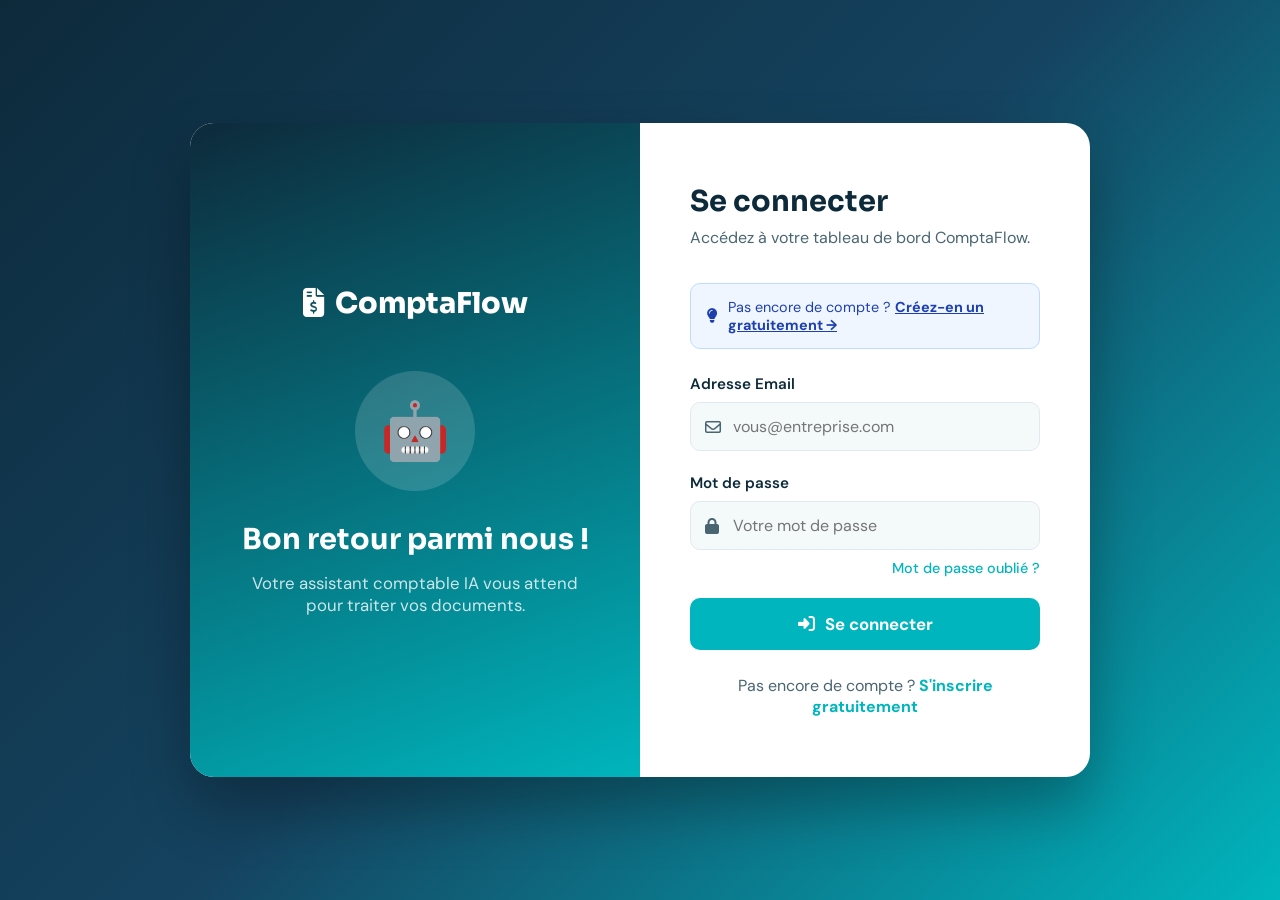
<file: dashboard.html>
<!DOCTYPE html>
<html lang="fr">
<head>
  <meta charset="UTF-8">
  <meta name="viewport" content="width=device-width, initial-scale=1.0">
  <title>Tableau de bord - ComptaFlow</title>
  <link rel="preconnect" href="https://fonts.googleapis.com">
  <link href="https://fonts.googleapis.com/css2?family=DM+Sans:wght@400;500;700&family=Sora:wght@700;800&display=swap" rel="stylesheet">
  <link rel="stylesheet" href="https://cdnjs.cloudflare.com/ajax/libs/font-awesome/6.4.0/css/all.min.css">
  <style>
    :root {
      --primary:#00B5BD; --primary-hover:#009ca3; --primary-light:rgba(0,181,189,.1);
      --secondary:#0D2A3B; --bg:#F4FAFA; --white:#fff;
      --text-dark:#1A3A4C; --text-light:#4A6572;
      --gray-100:#E2E8F0; --gray-200:#CBD5E1;
      --success:#10B981; --warning:#F59E0B; --danger:#EF4444;
      --sidebar-w:260px;
    }
    *{margin:0;padding:0;box-sizing:border-box}
    body{font-family:'DM Sans',sans-serif;background:var(--bg);color:var(--text-dark);display:flex;min-height:100vh}

    /* SIDEBAR */
    .sidebar{width:var(--sidebar-w);background:var(--secondary);color:#fff;display:flex;flex-direction:column;position:fixed;top:0;left:0;height:100vh;z-index:100;transition:.3s}
    .sidebar-logo{padding:28px 24px;border-bottom:1px solid rgba(255,255,255,.1);font-family:'Sora',sans-serif;font-size:1.3rem;font-weight:800;display:flex;align-items:center;gap:10px}
    .sidebar-logo i{color:var(--primary)}
    .sidebar-nav{flex:1;padding:20px 0;overflow-y:auto}
    .nav-section{padding:8px 24px;font-size:.75rem;text-transform:uppercase;letter-spacing:1px;opacity:.4;margin-bottom:5px}
    .nav-item{display:flex;align-items:center;gap:14px;padding:13px 24px;cursor:pointer;transition:.2s;border-left:3px solid transparent;font-size:.95rem;opacity:.75}
    .nav-item:hover{background:rgba(255,255,255,.07);opacity:1}
    .nav-item.active{background:rgba(0,181,189,.15);border-left-color:var(--primary);opacity:1;color:var(--primary)}
    .nav-item i{width:20px;text-align:center}
    .sidebar-user{padding:20px 24px;border-top:1px solid rgba(255,255,255,.1)}
    .user-card{display:flex;align-items:center;gap:12px}
    .user-avatar{width:42px;height:42px;background:var(--primary);border-radius:50%;display:flex;align-items:center;justify-content:center;font-weight:800;font-size:1.1rem}
    .user-info .name{font-weight:700;font-size:.95rem}
    .user-info .plan{font-size:.8rem;opacity:.6}
    .logout-btn{margin-left:auto;background:none;border:none;color:rgba(255,255,255,.6);cursor:pointer;font-size:1.1rem;padding:5px;transition:.2s}
    .logout-btn:hover{color:var(--danger)}

    /* MAIN */
    .main{margin-left:var(--sidebar-w);flex:1;display:flex;flex-direction:column;min-height:100vh}
    .topbar{background:var(--white);padding:18px 32px;display:flex;justify-content:space-between;align-items:center;border-bottom:1px solid var(--gray-100);position:sticky;top:0;z-index:50}
    .topbar h2{font-family:'Sora',sans-serif;font-size:1.3rem;color:var(--secondary)}
    .topbar-right{display:flex;align-items:center;gap:15px}
    .topbar-badge{background:var(--primary-light);color:var(--primary);padding:6px 14px;border-radius:50px;font-size:.85rem;font-weight:700}
    .content{padding:32px;flex:1}

    /* STATS */
    .stats-grid{display:grid;grid-template-columns:repeat(4,1fr);gap:20px;margin-bottom:30px}
    .stat-card{background:var(--white);border-radius:14px;padding:24px;border:1px solid var(--gray-100);transition:.3s;cursor:default}
    .stat-card:hover{transform:translateY(-4px);box-shadow:0 10px 25px rgba(0,0,0,.08)}
    .stat-card .icon{width:48px;height:48px;border-radius:12px;display:flex;align-items:center;justify-content:center;font-size:1.3rem;margin-bottom:16px}
    .stat-card .value{font-family:'Sora',sans-serif;font-size:2.2rem;font-weight:800;margin-bottom:4px}
    .stat-card .label{font-size:.85rem;color:var(--text-light);font-weight:500}

    /* UPLOAD */
    .upload-area{background:var(--white);border-radius:14px;border:2px dashed var(--gray-200);padding:50px;text-align:center;transition:.3s;cursor:pointer;margin-bottom:30px}
    .upload-area:hover,.upload-area.drag-over{border-color:var(--primary);background:var(--primary-light)}
    .upload-area .upload-icon{font-size:3.5rem;color:var(--primary);margin-bottom:16px}
    .upload-area h3{font-family:'Sora',sans-serif;font-size:1.2rem;margin-bottom:8px;color:var(--secondary)}
    .upload-area p{color:var(--text-light);font-size:.95rem}
    .upload-area .upload-formats{margin-top:12px;font-size:.85rem;color:var(--text-light)}
    .upload-area .btn-upload{display:inline-block;margin-top:20px;padding:12px 28px;background:var(--primary);color:#fff;border-radius:8px;font-weight:700;border:none;cursor:pointer;font-family:inherit;font-size:.95rem;transition:.3s}
    .upload-area .btn-upload:hover{background:var(--primary-hover)}
    #fileInput{display:none}

    /* PROCESSING */
    .processing-toast{display:none;background:var(--secondary);color:#fff;border-radius:12px;padding:20px 24px;margin-bottom:20px;align-items:center;gap:16px}
    .processing-toast.show{display:flex}
    .spinner{width:30px;height:30px;border:3px solid rgba(255,255,255,.2);border-top-color:var(--primary);border-radius:50%;animation:spin 1s linear infinite;flex-shrink:0}
    @keyframes spin{to{transform:rotate(360deg)}}
    .processing-text .title{font-weight:700;margin-bottom:4px}
    .processing-text .sub{font-size:.85rem;opacity:.7}
    .progress-bar-wrap{flex:1;background:rgba(255,255,255,.15);border-radius:50px;height:6px}
    .progress-bar{height:100%;background:var(--primary);border-radius:50px;width:0;transition:width .3s}

    /* TABLE */
    .table-section{background:var(--white);border-radius:14px;border:1px solid var(--gray-100);overflow:hidden}
    .table-header{padding:20px 24px;display:flex;justify-content:space-between;align-items:center;border-bottom:1px solid var(--gray-100);flex-wrap:wrap;gap:12px}
    .table-header h3{font-family:'Sora',sans-serif;font-size:1.1rem}
    .table-header-right{display:flex;align-items:center;gap:10px;flex-wrap:wrap}
    .table-search{display:flex;align-items:center;gap:10px;background:var(--bg);border:1px solid var(--gray-100);border-radius:8px;padding:8px 14px}
    .table-search input{border:none;background:none;font-family:inherit;font-size:.9rem;color:var(--text-dark);outline:none;width:180px}
    .table-search i{color:var(--text-light)}
    .btn-export{display:flex;align-items:center;gap:7px;background:var(--secondary);color:#fff;border:none;padding:9px 18px;border-radius:8px;cursor:pointer;font-family:inherit;font-size:.88rem;font-weight:700;transition:.2s}
    .btn-export:hover{background:#1a4a60;transform:translateY(-1px)}

    /* SETTINGS */
    .settings-section{display:none}
    .settings-card{background:var(--white);border-radius:14px;border:1px solid var(--gray-100);padding:28px;margin-bottom:22px}
    .settings-card h3{font-family:'Sora',sans-serif;font-size:1.05rem;margin-bottom:20px;display:flex;align-items:center;gap:10px;color:var(--secondary)}
    .settings-card h3 i{color:var(--primary)}
    .settings-form-group{margin-bottom:18px}
    .settings-form-group label{display:block;font-weight:600;font-size:.9rem;color:var(--text-light);margin-bottom:7px}
    .settings-input{width:100%;padding:11px 14px;border:1.5px solid var(--gray-100);border-radius:9px;font-family:inherit;font-size:.95rem;color:var(--text-dark);background:var(--bg);transition:.2s}
    .settings-input:focus{outline:none;border-color:var(--primary);background:#fff;box-shadow:0 0 0 3px rgba(0,181,189,.1)}
    .settings-row{display:grid;grid-template-columns:1fr 1fr;gap:16px}
    .btn-save{background:var(--primary);color:#fff;border:none;padding:12px 28px;border-radius:9px;font-family:inherit;font-weight:700;font-size:.95rem;cursor:pointer;transition:.2s;display:flex;align-items:center;gap:8px}
    .btn-save:hover{background:var(--primary-hover);transform:translateY(-2px);box-shadow:0 6px 20px rgba(0,181,189,.3)}
    .danger-btn{background:#FEE2E2;color:#DC2626;border:none;padding:11px 22px;border-radius:9px;font-family:inherit;font-weight:700;font-size:.9rem;cursor:pointer;transition:.2s}
    .danger-btn:hover{background:#FECACA}
    .plan-badge{display:inline-flex;align-items:center;gap:8px;background:var(--primary-light);color:var(--primary);padding:10px 18px;border-radius:50px;font-weight:700;font-size:.9rem;margin-bottom:16px}
    .upgrade-btn{background:linear-gradient(135deg,var(--primary),#0D2A3B);color:#fff;border:none;padding:12px 28px;border-radius:9px;font-family:inherit;font-weight:700;font-size:.95rem;cursor:pointer;transition:.2s;display:flex;align-items:center;gap:8px}
    .upgrade-btn:hover{opacity:.9;transform:translateY(-2px)}
    .save-toast{display:none;position:fixed;bottom:30px;right:30px;background:#10B981;color:#fff;padding:14px 22px;border-radius:12px;font-weight:700;z-index:999;align-items:center;gap:10px;box-shadow:0 8px 25px rgba(16,185,129,.3)}
    .save-toast.show{display:flex;animation:slideUp .3s ease}
    table{width:100%;border-collapse:collapse}
    th,td{padding:16px 24px;text-align:left;border-bottom:1px solid var(--gray-100)}
    th{background:var(--bg);font-family:'Sora',sans-serif;font-size:.85rem;color:var(--secondary);font-weight:700;text-transform:uppercase;letter-spacing:.5px}
    tr:last-child td{border-bottom:none}
    tr:hover td{background:#F8FCFC}
    .badge{padding:5px 12px;border-radius:50px;font-size:.8rem;font-weight:700;display:inline-flex;align-items:center;gap:6px}
    .badge-success{background:#D1FAE5;color:#065F46}
    .badge-warning{background:#FEF3C7;color:#92400E}
    .badge-info{background:#DBEAFE;color:#1E40AF}
    .empty-state{text-align:center;padding:60px 20px;color:var(--text-light)}
    .empty-state i{font-size:3rem;margin-bottom:16px;color:var(--gray-200)}
    .empty-state p{font-size:1rem}

    /* OCR MODAL */
    .modal-overlay{display:none;position:fixed;inset:0;background:rgba(0,0,0,.5);z-index:200;align-items:center;justify-content:center;padding:20px}
    .modal-overlay.show{display:flex}
    .modal{background:var(--white);border-radius:20px;width:100%;max-width:600px;max-height:90vh;overflow-y:auto}
    .modal-header{padding:24px 28px;border-bottom:1px solid var(--gray-100);display:flex;justify-content:space-between;align-items:center}
    .modal-header h3{font-family:'Sora',sans-serif;font-size:1.2rem}
    .modal-close{background:none;border:none;font-size:1.3rem;cursor:pointer;color:var(--text-light);padding:5px}
    .modal-body{padding:28px}
    .ocr-field{display:flex;justify-content:space-between;align-items:center;padding:14px 0;border-bottom:1px solid var(--gray-100)}
    .ocr-field:last-child{border-bottom:none}
    .ocr-field .field-label{font-size:.9rem;color:var(--text-light);font-weight:500}
    .ocr-field .field-value{font-weight:700;color:var(--secondary)}
    .confidence{font-size:.8rem;color:var(--success);margin-left:8px}

    @media(max-width:1024px){
      .stats-grid{grid-template-columns:repeat(2,1fr)}
    }
    @media(max-width:768px){
      .sidebar{transform:translateX(-100%)}
      .sidebar.open{transform:translateX(0)}
      .main{margin-left:0}
      .stats-grid{grid-template-columns:1fr 1fr}
    }
  </style>
</head>
<body>

<!-- SIDEBAR -->
<aside class="sidebar" id="sidebar">
  <div class="sidebar-logo">
    <i class="fa-solid fa-file-invoice-dollar"></i> ComptaFlow
  </div>
  <nav class="sidebar-nav">
    <div class="nav-section">Principal</div>
    <div class="nav-item active" onclick="showView('dashboard')"><i class="fa-solid fa-gauge-high"></i> Tableau de bord</div>
    <div class="nav-item" onclick="showView('upload')"><i class="fa-solid fa-cloud-arrow-up"></i> Importer des docs</div>
    <div class="nav-item" onclick="showView('documents')"><i class="fa-regular fa-file-lines"></i> Mes documents</div>
    <div class="nav-section">Compte</div>
    <div class="nav-item" onclick="showView('settings')"><i class="fa-solid fa-gear"></i> Paramètres</div>
  </nav>
  <div class="sidebar-user">
    <div class="user-card">
      <div class="user-avatar" id="userAvatar">?</div>
      <div class="user-info">
        <div class="name" id="userName">...</div>
        <div class="plan" id="userPlan">Plan Starter</div>
      </div>
      <button class="logout-btn" onclick="Auth.logout()" title="Déconnexion"><i class="fa-solid fa-right-from-bracket"></i></button>
    </div>
  </div>
</aside>

<!-- MAIN -->
<main class="main">
  <div class="topbar">
    <h2 id="pageTitle">Tableau de bord</h2>
    <div class="topbar-right">
      <span class="topbar-badge"><i class="fa-solid fa-circle-check"></i> Plan Starter</span>
    </div>
  </div>

  <div class="content">
    <!-- STATS -->
    <div class="stats-grid" id="statsGrid">
      <div class="stat-card">
        <div class="icon" style="background:#DBEAFE;color:#1D4ED8"><i class="fa-solid fa-file-arrow-up"></i></div>
        <div class="value" id="statImported">0</div>
        <div class="label">Documents importés</div>
      </div>
      <div class="stat-card">
        <div class="icon" style="background:#D1FAE5;color:#059669"><i class="fa-solid fa-circle-check"></i></div>
        <div class="value" id="statProcessed" style="color:var(--success)">0</div>
        <div class="label">Documents traités</div>
      </div>
      <div class="stat-card">
        <div class="icon" style="background:#FEF3C7;color:#D97706"><i class="fa-solid fa-clock"></i></div>
        <div class="value" id="statPending" style="color:var(--warning)">0</div>
        <div class="label">En attente</div>
      </div>
      <div class="stat-card">
        <div class="icon" style="background:#FEE2E2;color:#DC2626"><i class="fa-solid fa-triangle-exclamation"></i></div>
        <div class="value" id="statErrors" style="color:var(--danger)">0</div>
        <div class="label">Erreurs</div>
      </div>
    </div>

    <!-- UPLOAD AREA -->
    <div class="upload-area" id="uploadArea">
      <div class="upload-icon"><i class="fa-solid fa-cloud-arrow-up"></i></div>
      <h3>Importez vos documents comptables</h3>
      <p>Glissez-déposez vos fichiers ici ou cliquez pour sélectionner</p>
      <div class="upload-formats">Formats supportés : PDF, JPG, PNG, TIFF</div>
      <button class="btn-upload" onclick="document.getElementById('fileInput').click()">
        <i class="fa-solid fa-plus"></i> Choisir des fichiers
      </button>
      <input type="file" id="fileInput" accept=".pdf,.jpg,.jpeg,.png,.tiff" multiple>
    </div>

    <!-- PROCESSING TOAST -->
    <div class="processing-toast" id="processingToast">
      <div class="spinner"></div>
      <div class="processing-text">
        <div class="title">Traitement OCR en cours...</div>
        <div class="sub" id="processingFileName">Analyse du document</div>
      </div>
      <div class="progress-bar-wrap">
        <div class="progress-bar" id="progressBar"></div>
      </div>
    </div>

    <!-- TABLE -->
    <div class="table-section">
      <div class="table-header">
        <h3><i class="fa-regular fa-file-lines" style="color:var(--primary);margin-right:8px"></i>Documents traités</h3>
        <div class="table-header-right">
          <div class="table-search">
            <i class="fa-solid fa-magnifying-glass"></i>
            <input type="text" id="searchInput" placeholder="Rechercher..." oninput="filterTable()">
          </div>
          <button class="btn-export" onclick="exportCSV()">
            <i class="fa-solid fa-file-arrow-down"></i> Exporter CSV
          </button>
        </div>
      </div>
      <div id="tableContainer">
        <div class="empty-state">
          <i class="fa-regular fa-folder-open"></i>
          <p>Aucun document importé pour l'instant.<br>Importez votre première facture ci-dessus.</p>
        </div>
      </div>
    </div>

    <!-- SETTINGS SECTION -->
    <div class="settings-section" id="settingsSection">
      <div class="settings-card">
        <h3><i class="fa-solid fa-user-circle"></i> Profil utilisateur</h3>
        <div class="settings-row">
          <div class="settings-form-group">
            <label>Nom complet</label>
            <input class="settings-input" id="settingName" placeholder="Votre nom">
          </div>
          <div class="settings-form-group">
            <label>Société</label>
            <input class="settings-input" id="settingCompany" placeholder="Nom de votre société">
          </div>
        </div>
        <div class="settings-form-group">
          <label>Adresse email</label>
          <input class="settings-input" id="settingEmail" type="email" placeholder="vous@exemple.com">
        </div>
        <button class="btn-save" onclick="saveProfile()"><i class="fa-solid fa-floppy-disk"></i> Enregistrer les modifications</button>
      </div>

      <div class="settings-card">
        <h3><i class="fa-solid fa-crown"></i> Mon abonnement</h3>
        <div class="plan-badge"><i class="fa-solid fa-bolt"></i> Plan Starter (Gratuit)</div>
        <p style="color:var(--text-light);margin-bottom:20px;font-size:.95rem">Passez au plan <strong>Pro à 49 TND/mois</strong> pour débloquer des documents illimités, l'extraction IA avancée et les intégrations comptables directes.</p>
        <button class="upgrade-btn"><i class="fa-solid fa-rocket"></i> Passer au plan Pro</button>
      </div>

      <div class="settings-card">
        <h3><i class="fa-solid fa-shield-halved"></i> Sécurité</h3>
        <div class="settings-form-group">
          <label>Nouveau mot de passe</label>
          <input class="settings-input" type="password" placeholder="Minimum 6 caractères">
        </div>
        <div class="settings-form-group">
          <label>Confirmer le mot de passe</label>
          <input class="settings-input" type="password" placeholder="Répétez le mot de passe">
        </div>
        <button class="btn-save" onclick="showToast()"><i class="fa-solid fa-lock"></i> Mettre à jour le mot de passe</button>
      </div>

      <div class="settings-card">
        <h3><i class="fa-solid fa-trash-can"></i> Zone de danger</h3>
        <p style="color:var(--text-light);margin-bottom:18px;font-size:.95rem">La suppression de votre compte est permanente. Toutes vos données seront définitivement supprimées.</p>
        <button class="danger-btn" onclick="if(confirm('Supprimer définitivement votre compte ?')) Auth.logout()"><i class="fa-solid fa-triangle-exclamation"></i> Supprimer mon compte</button>
      </div>
    </div>

  </div>
</main>

<!-- SAVE TOAST -->
<div class="save-toast" id="saveToast"><i class="fa-solid fa-check-circle"></i> Modifications enregistrées !</div>

<!-- OCR RESULT MODAL -->
<div class="modal-overlay" id="ocrModal">
  <div class="modal">
    <div class="modal-header">
      <h3><i class="fa-solid fa-robot" style="color:var(--primary);margin-right:8px"></i>Données extraites par l'IA</h3>
      <button class="modal-close" onclick="closeModal()"><i class="fa-solid fa-xmark"></i></button>
    </div>
    <div class="modal-body" id="modalBody"></div>
  </div>
</div>

<script src="auth.js"></script>
<script>
const user = Auth.requireAuth();
if (user) {
  document.getElementById('userName').textContent = user.name;
  document.getElementById('userAvatar').textContent = user.name.charAt(0).toUpperCase();
  document.getElementById('userPlan').textContent = 'Plan ' + (user.plan || 'Starter');
}

// Documents stored in localStorage
let documents = JSON.parse(localStorage.getItem('cf_documents') || '[]');
renderTable();
updateStats();

// Drag & drop
const uploadArea = document.getElementById('uploadArea');
uploadArea.addEventListener('dragover', e => { e.preventDefault(); uploadArea.classList.add('drag-over'); });
uploadArea.addEventListener('dragleave', () => uploadArea.classList.remove('drag-over'));
uploadArea.addEventListener('drop', e => {
  e.preventDefault();
  uploadArea.classList.remove('drag-over');
  handleFiles(e.dataTransfer.files);
});
document.getElementById('fileInput').addEventListener('change', e => handleFiles(e.target.files));

function handleFiles(files) {
  const arr = Array.from(files);
  if (!arr.length) return;
  processNext(arr, 0);
}

function processNext(files, index) {
  if (index >= files.length) return;
  const file = files[index];
  showProcessing(file.name);

  setTimeout(() => {
    const doc = generateOCRResult(file);
    documents.unshift(doc);
    localStorage.setItem('cf_documents', JSON.stringify(documents));
    renderTable();
    updateStats();
    hideProcessing();
    setTimeout(() => processNext(files, index + 1), 400);
  }, 2000 + Math.random() * 1000);
}

function generateOCRResult(file) {
  const suppliers = ['Tunisie Telecom','Société Générale','Office Dépôt','CTN','STEG','SONEDE','TopNet','Ooredoo'];
  const types = ['FAC','BL','BC','FACT','INV'];
  const supplier = suppliers[Math.floor(Math.random() * suppliers.length)];
  const year = 2024;
  const month = String(Math.floor(Math.random()*12)+1).padStart(2,'0');
  const day = String(Math.floor(Math.random()*28)+1).padStart(2,'0');
  const num = Math.floor(Math.random()*9000)+1000;
  const ht = (Math.random()*5000+200).toFixed(3);
  const tva = (ht * 0.19).toFixed(3);
  const ttc = (parseFloat(ht)+parseFloat(tva)).toFixed(3);
  const type = types[Math.floor(Math.random()*types.length)];
  return {
    id: Date.now() + Math.random(),
    fileName: file.name,
    fileSize: (file.size/1024).toFixed(1) + ' Ko',
    supplier,
    invoiceNum: `${type}-${year}-${num}`,
    date: `${day}/${month}/${year}`,
    ht: parseFloat(ht).toLocaleString('fr-FR') + ' TND',
    tva: parseFloat(tva).toLocaleString('fr-FR') + ' TND',
    ttc: parseFloat(ttc).toLocaleString('fr-FR') + ' TND',
    confidence: Math.floor(Math.random()*5)+95,
    status: 'Traité',
    processedAt: new Date().toLocaleDateString('fr-FR')
  };
}

function renderTable() {
  const container = document.getElementById('tableContainer');
  const query = (document.getElementById('searchInput')?.value || '').toLowerCase();
  const filtered = documents.filter(d =>
    d.supplier.toLowerCase().includes(query) ||
    d.invoiceNum.toLowerCase().includes(query) ||
    d.fileName.toLowerCase().includes(query)
  );

  if (!filtered.length) {
    container.innerHTML = `<div class="empty-state"><i class="fa-regular fa-folder-open"></i><p>${documents.length ? 'Aucun résultat trouvé.' : 'Aucun document importé pour l\'instant.<br>Importez votre première facture ci-dessus.'}</p></div>`;
    return;
  }

  container.innerHTML = `<table>
    <thead><tr>
      <th>Fichier</th><th>Fournisseur</th><th>N° Facture</th>
      <th>Date</th><th>Montant TTC</th><th>Statut</th><th>Action</th>
    </tr></thead>
    <tbody>${filtered.map(d => `
      <tr>
        <td><i class="fa-regular fa-file-pdf" style="color:#EF4444;margin-right:8px"></i><span style="font-size:.9rem;color:var(--text-light)">${d.fileName}</span></td>
        <td><strong>${d.supplier}</strong></td>
        <td><code style="background:var(--bg);padding:3px 8px;border-radius:5px;font-size:.85rem">${d.invoiceNum}</code></td>
        <td>${d.date}</td>
        <td><strong>${d.ttc}</strong></td>
        <td><span class="badge badge-success"><i class="fa-solid fa-check"></i>${d.status}</span></td>
        <td>
          <button onclick="viewOCR('${d.id}')" style="background:var(--primary-light);color:var(--primary);border:none;padding:7px 14px;border-radius:7px;cursor:pointer;font-weight:700;font-size:.85rem">
            <i class="fa-solid fa-eye"></i> Voir
          </button>
          <button onclick="deleteDoc('${d.id}')" style="background:#FEE2E2;color:#DC2626;border:none;padding:7px 10px;border-radius:7px;cursor:pointer;margin-left:5px">
            <i class="fa-solid fa-trash"></i>
          </button>
        </td>
      </tr>`).join('')}
    </tbody>
  </table>`;
}

function filterTable() { renderTable(); }

function updateStats() {
  const total = documents.length;
  const processed = documents.filter(d => d.status === 'Traité').length;
  document.getElementById('statImported').textContent = total;
  document.getElementById('statProcessed').textContent = processed;
  document.getElementById('statPending').textContent = total - processed;
  document.getElementById('statErrors').textContent = 0;
}

function showProcessing(name) {
  const toast = document.getElementById('processingToast');
  document.getElementById('processingFileName').textContent = name;
  toast.classList.add('show');
  let pct = 0;
  const bar = document.getElementById('progressBar');
  const iv = setInterval(() => {
    pct = Math.min(pct + Math.random()*15, 90);
    bar.style.width = pct + '%';
    if (pct >= 90) clearInterval(iv);
  }, 200);
  toast._interval = iv;
}

function hideProcessing() {
  const toast = document.getElementById('processingToast');
  const bar = document.getElementById('progressBar');
  clearInterval(toast._interval);
  bar.style.width = '100%';
  setTimeout(() => {
    toast.classList.remove('show');
    bar.style.width = '0';
    document.getElementById('fileInput').value = '';
  }, 600);
}

function viewOCR(id) {
  const doc = documents.find(d => String(d.id) === String(id));
  if (!doc) return;
  document.getElementById('modalBody').innerHTML = `
    <div style="background:var(--bg);border-radius:10px;padding:14px 18px;margin-bottom:20px;display:flex;align-items:center;gap:12px">
      <i class="fa-regular fa-file-pdf" style="color:#EF4444;font-size:1.5rem"></i>
      <div><div style="font-weight:700">${doc.fileName}</div><div style="font-size:.85rem;color:var(--text-light)">${doc.fileSize} · Traité le ${doc.processedAt}</div></div>
      <span style="margin-left:auto;background:#D1FAE5;color:#065F46;padding:5px 12px;border-radius:50px;font-size:.8rem;font-weight:700"><i class="fa-solid fa-check"></i> ${doc.confidence}% confiance</span>
    </div>
    ${field('Fournisseur', doc.supplier)}
    ${field('Numéro de facture', doc.invoiceNum)}
    ${field('Date', doc.date)}
    ${field('Montant HT', doc.ht)}
    ${field('TVA (19%)', doc.tva)}
    ${field('Montant TTC', doc.ttc, true)}
  `;
  document.getElementById('ocrModal').classList.add('show');
}

function field(label, value, highlight=false) {
  return `<div class="ocr-field">
    <span class="field-label"><i class="fa-solid fa-check-circle" style="color:var(--success);margin-right:6px"></i>${label}</span>
    <span class="field-value" style="${highlight?'color:var(--primary);font-size:1.1rem':''}">${value}</span>
  </div>`;
}

function closeModal() { document.getElementById('ocrModal').classList.remove('show'); }

function deleteDoc(id) {
  if (!confirm('Supprimer ce document ?')) return;
  documents = documents.filter(d => String(d.id) !== String(id));
  localStorage.setItem('cf_documents', JSON.stringify(documents));
  renderTable(); updateStats();
}

function showView(view) {
  document.querySelectorAll('.nav-item').forEach(n => n.classList.remove('active'));
  event.currentTarget.classList.add('active');
  const titles = {dashboard:'Tableau de bord',upload:'Importer des documents',documents:'Mes documents',settings:'Paramètres'};
  document.getElementById('pageTitle').textContent = titles[view] || view;

  const settingsSection = document.getElementById('settingsSection');
  const statsGrid = document.getElementById('statsGrid');
  const uploadArea = document.getElementById('uploadArea');
  const processingToast = document.getElementById('processingToast');
  const tableSec = document.querySelector('.table-section');

  if (view === 'settings') {
    settingsSection.style.display = 'block';
    statsGrid.style.display = 'none';
    uploadArea.style.display = 'none';
    processingToast.style.display = 'none';
    tableSec.style.display = 'none';
    // Prefill settings
    const u = Auth.getCurrentUser();
    if (u) {
      document.getElementById('settingName').value = u.name || '';
      document.getElementById('settingEmail').value = u.email || '';
      document.getElementById('settingCompany').value = u.company || '';
    }
  } else {
    settingsSection.style.display = 'none';
    statsGrid.style.display = 'grid';
    uploadArea.style.display = 'block';
    tableSec.style.display = 'block';
    if (view === 'upload') uploadArea.scrollIntoView({behavior:'smooth'});
    if (view === 'documents') tableSec.scrollIntoView({behavior:'smooth'});
  }
}

function saveProfile() {
  const u = Auth.getCurrentUser();
  if (!u) return;
  u.name = document.getElementById('settingName').value.trim() || u.name;
  u.email = document.getElementById('settingEmail').value.trim() || u.email;
  u.company = document.getElementById('settingCompany').value.trim();
  localStorage.setItem('cf_current_user', JSON.stringify(u));
  document.getElementById('userName').textContent = u.name;
  document.getElementById('userAvatar').textContent = u.name.charAt(0).toUpperCase();
  showToast();
}

function showToast() {
  const t = document.getElementById('saveToast');
  t.classList.add('show');
  setTimeout(() => t.classList.remove('show'), 3000);
}

function exportCSV() {
  if (!documents.length) { alert('Aucun document à exporter.'); return; }
  const headers = ['Fichier','Fournisseur','N° Facture','Date','Montant HT','TVA','Montant TTC','Statut','Traité le'];
  const rows = documents.map(d => [
    d.fileName, d.supplier, d.invoiceNum, d.date, d.ht, d.tva, d.ttc, d.status, d.processedAt
  ]);
  const csv = [headers, ...rows].map(r => r.map(v => `"${v}"`).join(',')).join('\n');
  const blob = new Blob(["\uFEFF" + csv], {type:'text/csv;charset=utf-8;'});
  const url = URL.createObjectURL(blob);
  const a = document.createElement('a');
  a.href = url; a.download = `ComptaFlow_Export_${new Date().toLocaleDateString('fr-FR').replace(/\//g,'-')}.csv`;
  a.click(); URL.revokeObjectURL(url);
}

document.getElementById('ocrModal').addEventListener('click', function(e){ if(e.target===this) closeModal(); });
</script>
</body>
</html>
</file>
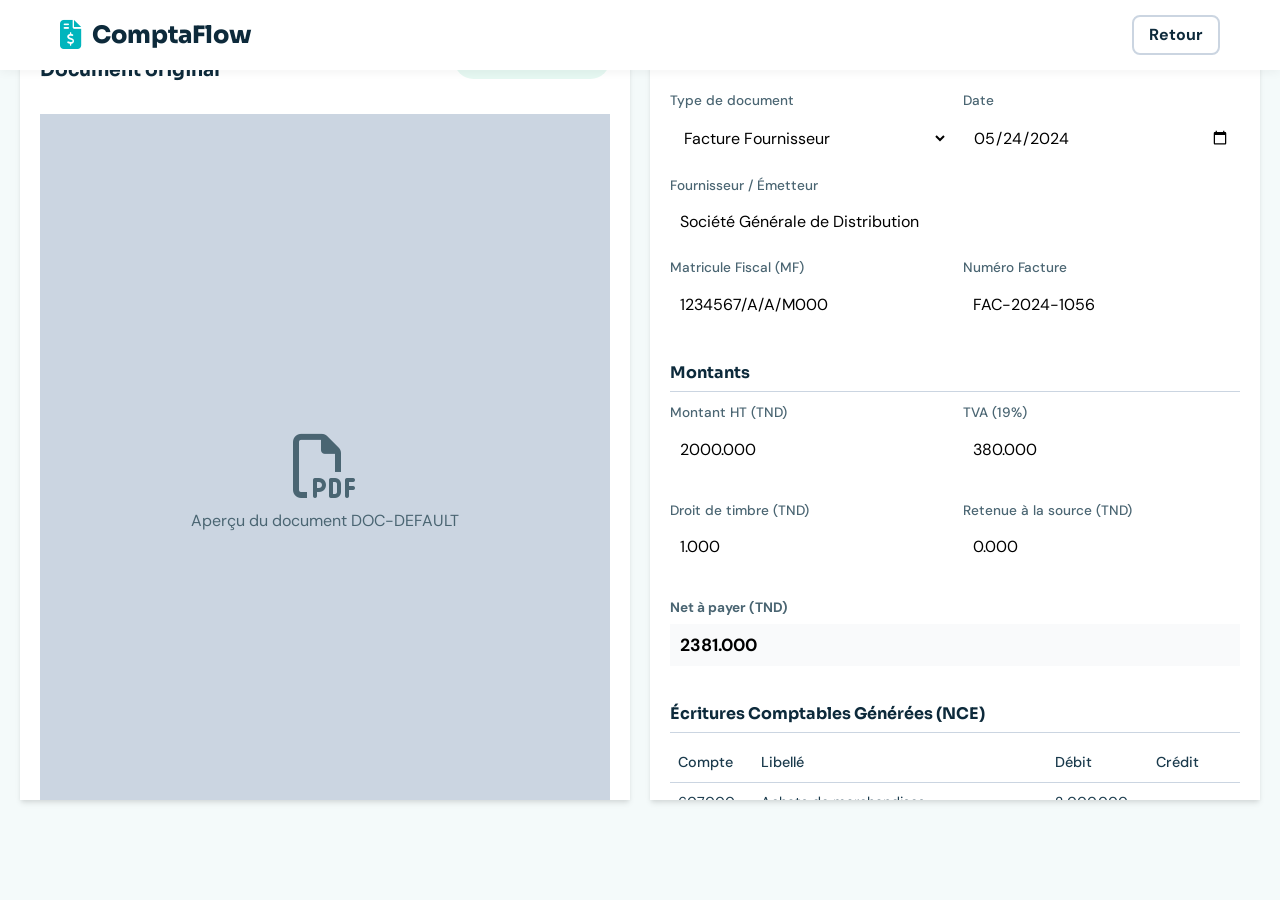
<file: document.html>
<!DOCTYPE html>
<html lang="fr">
<head>
    <meta charset="UTF-8">
    <meta name="viewport" content="width=device-width, initial-scale=1.0">
    <title>ComptaFlow - Analyse Document</title>
    <link href="https://fonts.googleapis.com/css2?family=DM+Sans:wght@400;500;700&family=Sora:wght@700;800&display=swap" rel="stylesheet">
    <link rel="stylesheet" href="https://cdnjs.cloudflare.com/ajax/libs/font-awesome/6.4.0/css/all.min.css">
    <link rel="stylesheet" href="style.css">
    <style>
        .doc-container {
            display: grid;
            grid-template-columns: 1fr 1fr;
            gap: 20px;
            margin-top: 20px;
        }
        .panel {
            background: var(--white);
            border-radius: var(--radius-lg);
            box-shadow: var(--shadow-sm);
            padding: 20px;
            height: calc(100vh - 120px);
            overflow-y: auto;
        }
        .pdf-viewer {
            width: 100%;
            height: 100%;
            background: var(--gray-200);
            display: flex;
            align-items: center;
            justify-content: center;
            border-radius: var(--radius-md);
            color: var(--text-light);
        }
        .form-grid {
            display: grid;
            grid-template-columns: 1fr 1fr;
            gap: 15px;
        }
        .form-group {
            margin-bottom: 15px;
        }
        .form-group label {
            display: block;
            margin-bottom: 5px;
            font-size: 0.85rem;
            color: var(--text-light);
        }
        .form-control {
            width: 100%;
            padding: 10px;
            border: 1px solid var(--gray-300);
            border-radius: var(--radius-md);
            font-family: inherit;
        }
        .form-control:focus {
            outline: none;
            border-color: var(--primary);
        }
        .ecritures-table {
            width: 100%;
            border-collapse: collapse;
            margin-top: 10px;
            font-size: 0.9rem;
        }
        .ecritures-table th, .ecritures-table td {
            padding: 8px;
            border-bottom: 1px solid var(--gray-200);
            text-align: left;
        }
        .ecritures-table th {
            background: var(--bg-light);
            font-weight: 500;
        }
        .actions {
            display: flex;
            justify-content: flex-end;
            gap: 10px;
            margin-top: 20px;
            padding-top: 20px;
            border-top: 1px solid var(--gray-200);
        }
    </style>
</head>
<body>
    <header style="padding: 15px 0; box-shadow: 0 2px 10px rgba(0,0,0,0.05); background: white;">
        <div class="container header-container">
            <a href="dashboard.html" class="logo">
                <i class="fa-solid fa-file-invoice-dollar"></i> ComptaFlow
            </a>
            <div class="header-cta">
                <a href="dashboard.html" class="btn btn-outline" style="padding: 5px 15px;">Retour</a>
            </div>
        </div>
    </header>

    <div class="container" style="max-width: 1400px;">
        <div class="doc-container">
            <!-- Left Panel: PDF Viewer (Mock) -->
            <div class="panel">
                <div style="display: flex; justify-content: space-between; align-items: center; margin-bottom: 15px;">
                    <h3>Document original</h3>
                    <span class="badge" style="background: rgba(16, 185, 129, 0.1); color: #10B981;">Contexte: Tunisie</span>
                </div>
                <div class="pdf-viewer">
                    <div style="text-align: center;">
                        <i class="fa-regular fa-file-pdf" style="font-size: 4rem; color: var(--gray-400); margin-bottom: 10px;"></i>
                        <p>Aperçu du document <span id="doc-id-display"></span></p>
                    </div>
                </div>
            </div>

            <!-- Right Panel: Data Extraction -->
            <div class="panel">
                <div style="display: flex; justify-content: space-between; align-items: center; margin-bottom: 20px;">
                    <h3>Données extraites (IA)</h3>
                    <div style="color: #10B981; font-size: 0.9rem;">
                        <i class="fa-solid fa-bolt"></i> Précision estimée: 98%
                    </div>
                </div>

                <div class="form-grid">
                    <div class="form-group">
                        <label>Type de document</label>
                        <select class="form-control" id="type_doc">
                            <option value="facture_fournisseur" selected>Facture Fournisseur</option>
                            <option value="facture_client">Facture Client</option>
                            <option value="fiche_paie">Fiche de Paie</option>
                            <option value="autre">Autre</option>
                        </select>
                    </div>
                    <div class="form-group">
                        <label>Date</label>
                        <input type="date" class="form-control" id="date" value="2024-05-24">
                    </div>
                </div>

                <div class="form-group">
                    <label>Fournisseur / Émetteur</label>
                    <input type="text" class="form-control" value="Société Générale de Distribution">
                </div>
                
                <div class="form-grid">
                    <div class="form-group">
                        <label>Matricule Fiscal (MF)</label>
                        <input type="text" class="form-control" value="1234567/A/A/M000">
                    </div>
                    <div class="form-group">
                        <label>Numéro Facture</label>
                        <input type="text" class="form-control" value="FAC-2024-1056">
                    </div>
                </div>

                <h4 style="margin: 20px 0 10px; padding-bottom: 5px; border-bottom: 1px solid var(--gray-200);">Montants</h4>
                
                <div class="form-grid">
                    <div class="form-group">
                        <label>Montant HT (TND)</label>
                        <input type="number" step="0.001" class="form-control" id="ht" value="2000.000">
                    </div>
                    <div class="form-group">
                        <label>TVA (19%)</label>
                        <input type="number" step="0.001" class="form-control" id="tva" value="380.000">
                    </div>
                    <div class="form-group">
                        <label>Droit de timbre (TND)</label>
                        <input type="number" step="0.001" class="form-control" id="timbre" value="1.000">
                    </div>
                    <div class="form-group">
                        <label>Retenue à la source (TND)</label>
                        <input type="number" step="0.001" class="form-control" id="ras" value="0.000">
                    </div>
                    <div class="form-group" style="grid-column: 1 / -1;">
                        <label style="font-weight: bold;">Net à payer (TND)</label>
                        <input type="number" step="0.001" class="form-control" style="font-weight: bold; font-size: 1.1rem; background: #F9FAFB;" id="ttc" value="2381.000" readonly>
                    </div>
                </div>

                <h4 style="margin: 20px 0 10px; padding-bottom: 5px; border-bottom: 1px solid var(--gray-200);">Écritures Comptables Générées (NCE)</h4>
                <table class="ecritures-table">
                    <thead>
                        <tr>
                            <th>Compte</th>
                            <th>Libellé</th>
                            <th>Débit</th>
                            <th>Crédit</th>
                        </tr>
                    </thead>
                    <tbody>
                        <tr>
                            <td>607000</td>
                            <td>Achats de marchandises</td>
                            <td>2 000.000</td>
                            <td></td>
                        </tr>
                        <tr>
                            <td>436660</td>
                            <td>TVA déductible</td>
                            <td>380.000</td>
                            <td></td>
                        </tr>
                        <tr>
                            <td>665400</td>
                            <td>Droits d'enregistrement et de timbre</td>
                            <td>1.000</td>
                            <td></td>
                        </tr>
                        <tr>
                            <td>401100</td>
                            <td>Fournisseurs d'exploitation</td>
                            <td></td>
                            <td>2 381.000</td>
                        </tr>
                    </tbody>
                </table>

                <div class="actions">
                    <button class="btn btn-outline" style="color: var(--danger); border-color: var(--danger);">Rejeter</button>
                    <button class="btn btn-primary" onclick="valider()">Valider et Comptabiliser</button>
                </div>
            </div>
        </div>
    </div>

    <script src="auth.js"></script>
    <script>
        const urlParams = new URLSearchParams(window.location.search);
        const docId = urlParams.get('id') || 'DOC-DEFAULT';
        document.getElementById('doc-id-display').innerText = docId;

        // Auto-recalculate TTC
        const ht = document.getElementById('ht');
        const tva = document.getElementById('tva');
        const timbre = document.getElementById('timbre');
        const ras = document.getElementById('ras');
        const ttc = document.getElementById('ttc');

        function recalc() {
            const total = parseFloat(ht.value||0) + parseFloat(tva.value||0) + parseFloat(timbre.value||0) - parseFloat(ras.value||0);
            ttc.value = total.toFixed(3);
        }

        ht.addEventListener('input', recalc);
        tva.addEventListener('input', recalc);
        timbre.addEventListener('input', recalc);
        ras.addEventListener('input', recalc);

        function valider() {
            // Update document status in localStorage
            let docs = JSON.parse(localStorage.getItem('cf_documents') || '[]');
            const doc = docs.find(d => d.id === docId);
            if(doc) {
                doc.status = 'Comptabilisé';
                doc.ttc = ttc.value + ' TND';
            } else {
                docs.push({
                    id: docId,
                    fileName: 'Document Manuel',
                    fileSize: '0.0 Ko',
                    supplier: 'Fournisseur Manuel',
                    invoiceNum: 'MANUEL',
                    date: document.getElementById('date').value,
                    ht: document.getElementById('ht').value + ' TND',
                    tva: document.getElementById('tva').value + ' TND',
                    ttc: ttc.value + ' TND',
                    confidence: 100,
                    status: 'Comptabilisé',
                    processedAt: new Date().toLocaleDateString('fr-FR')
                });
            }
            localStorage.setItem('cf_documents', JSON.stringify(docs));
            
            alert("Document comptabilisé avec succès !");
            window.location.href = 'dashboard.html';
        }
    </script>
</body>
</html>
</file>
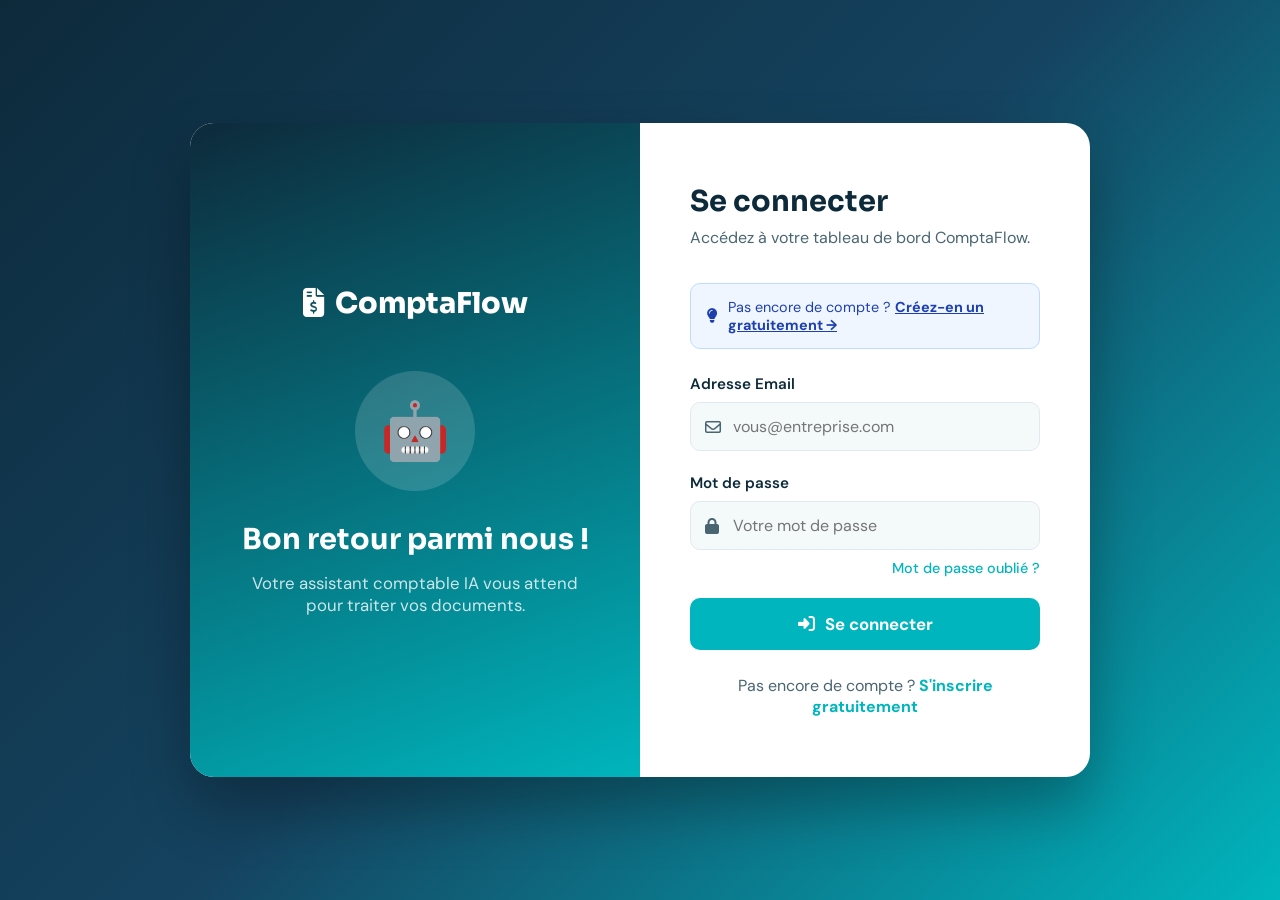
<file: fiscalite-intl.html>
<!DOCTYPE html>
<html lang="fr">
<head>
    <meta charset="UTF-8">
    <meta name="viewport" content="width=device-width, initial-scale=1.0">
    <title>ComptaFlow - Fiscalité Internationale</title>
    <link href="https://fonts.googleapis.com/css2?family=DM+Sans:wght@400;500;700&family=Sora:wght@700;800&display=swap" rel="stylesheet">
    <link rel="stylesheet" href="https://cdnjs.cloudflare.com/ajax/libs/font-awesome/6.4.0/css/all.min.css">
    <link rel="stylesheet" href="style.css">
    <style>
        .panel {
            background: var(--white);
            border-radius: var(--radius-lg);
            box-shadow: var(--shadow-sm);
            padding: 20px;
            margin-bottom: 20px;
        }
        .data-table {
            width: 100%;
            border-collapse: collapse;
            font-size: 0.95rem;
        }
        .data-table th, .data-table td {
            padding: 12px 15px;
            text-align: left;
            border-bottom: 1px solid var(--gray-200);
        }
        .data-table th {
            color: var(--text-light);
            font-weight: 500;
            background: var(--bg-light);
        }
        .badge {
            padding: 5px 10px;
            border-radius: 20px;
            font-size: 0.8rem;
            font-weight: bold;
        }
        .badge.europe {
            background: rgba(59, 130, 246, 0.1);
            color: #3B82F6;
        }
        .badge.us {
            background: rgba(239, 68, 68, 0.1);
            color: #EF4444;
        }
        .badge.other {
            background: rgba(16, 185, 129, 0.1);
            color: #10B981;
        }
        .currency-box {
            display: flex;
            align-items: center;
            gap: 15px;
            padding: 15px;
            border: 1px solid var(--gray-200);
            border-radius: var(--radius-md);
        }
        .currency-icon {
            width: 40px;
            height: 40px;
            border-radius: 50%;
            background: var(--bg-light);
            display: flex;
            align-items: center;
            justify-content: center;
            font-weight: bold;
            color: var(--primary);
        }
    </style>
</head>
<body>
    <header style="padding: 15px 0; box-shadow: 0 2px 10px rgba(0,0,0,0.05); background: white;">
        <div class="container header-container">
            <a href="dashboard.html" class="logo">
                <i class="fa-solid fa-file-invoice-dollar"></i> ComptaFlow
            </a>
            <nav class="nav-links">
                <a href="dashboard.html">Dashboard</a>
                <a href="upload.html">Upload</a>
                <a href="fiscalite-tn.html">Fiscalité TN</a>
                <a href="fiscalite-intl.html" style="color: var(--primary); font-weight: bold;">Fiscalité Intl</a>
                <a href="rapports.html">Rapports</a>
            </nav>
            <div class="header-cta">
                <div class="user-profile" style="display: flex; align-items: center; gap: 10px;">
                    <div style="width: 35px; height: 35px; border-radius: 50%; background: var(--primary); color: white; display: flex; align-items: center; justify-content: center; font-weight: bold;">A</div>
                    <span id="userNameDisplay">Admin</span>
                </div>
            </div>
        </div>
    </header>

    <div class="container">
        <div style="display: flex; justify-content: space-between; align-items: center; margin-top: 30px; margin-bottom: 20px;">
            <h2><i class="fa-solid fa-globe" style="color: #3B82F6;"></i> Fiscalité Internationale</h2>
        </div>

        <div class="panel">
            <h3>TVA Intracommunautaire et VAT Internationale</h3>
            <p style="color: var(--text-light); font-size: 0.9rem; margin-bottom: 20px;">Synthèse des montants de TVA appliqués selon les pays partenaires.</p>
            
            <table class="data-table">
                <thead>
                    <tr>
                        <th>Pays</th>
                        <th>Région</th>
                        <th>Base HT (Devise Locale)</th>
                        <th>Taux Moyen</th>
                        <th>VAT / TVA à reverser</th>
                        <th>Statut</th>
                    </tr>
                </thead>
                <tbody>
                    <tr>
                        <td><img src="https://flagcdn.com/24x18/fr.png" alt="France" style="vertical-align: middle; margin-right: 5px;"> France</td>
                        <td><span class="badge europe">UE</span></td>
                        <td>12 500.00 EUR</td>
                        <td>20%</td>
                        <td>2 500.00 EUR</td>
                        <td style="color: #F59E0B;">En attente</td>
                    </tr>
                    <tr>
                        <td><img src="https://flagcdn.com/24x18/us.png" alt="USA" style="vertical-align: middle; margin-right: 5px;"> États-Unis</td>
                        <td><span class="badge us">US</span></td>
                        <td>8 200.00 USD</td>
                        <td>Exonéré (Export)</td>
                        <td>0.00 USD</td>
                        <td style="color: #10B981;">Validé</td>
                    </tr>
                    <tr>
                        <td><img src="https://flagcdn.com/24x18/es.png" alt="Espagne" style="vertical-align: middle; margin-right: 5px;"> Espagne</td>
                        <td><span class="badge europe">UE</span></td>
                        <td>4 100.00 EUR</td>
                        <td>21%</td>
                        <td>861.00 EUR</td>
                        <td style="color: #10B981;">Payé</td>
                    </tr>
                    <tr>
                        <td><img src="https://flagcdn.com/24x18/ae.png" alt="EAU" style="vertical-align: middle; margin-right: 5px;"> Émirats (EAU)</td>
                        <td><span class="badge other">Moyen-Orient</span></td>
                        <td>15 000.00 AED</td>
                        <td>5%</td>
                        <td>750.00 AED</td>
                        <td style="color: #F59E0B;">En attente</td>
                    </tr>
                </tbody>
            </table>
        </div>

        <div style="display: grid; grid-template-columns: 1fr 1fr; gap: 20px;">
            <div class="panel">
                <h3>Taux de Change Actuels (BCT)</h3>
                <p style="color: var(--text-light); font-size: 0.9rem; margin-bottom: 15px;">Mis à jour il y a 2 heures.</p>
                
                <div style="display: flex; flex-direction: column; gap: 10px;">
                    <div class="currency-box">
                        <div class="currency-icon">€</div>
                        <div>
                            <h4 style="margin: 0;">Euro (EUR)</h4>
                            <p style="margin: 0; font-size: 0.85rem; color: var(--text-light);">1 EUR = 3.385 TND</p>
                        </div>
                    </div>
                    <div class="currency-box">
                        <div class="currency-icon">$</div>
                        <div>
                            <h4 style="margin: 0;">Dollar (USD)</h4>
                            <p style="margin: 0; font-size: 0.85rem; color: var(--text-light);">1 USD = 3.120 TND</p>
                        </div>
                    </div>
                    <div class="currency-box">
                        <div class="currency-icon">£</div>
                        <div>
                            <h4 style="margin: 0;">Livre (GBP)</h4>
                            <p style="margin: 0; font-size: 0.85rem; color: var(--text-light);">1 GBP = 3.950 TND</p>
                        </div>
                    </div>
                </div>
            </div>

            <div class="panel">
                <h3>Documents Douaniers & Incoterms</h3>
                <table class="data-table" style="margin-top: 15px;">
                    <thead>
                        <tr>
                            <th>Référence</th>
                            <th>Incoterm</th>
                            <th>Code HS</th>
                            <th>Statut Douane</th>
                        </tr>
                    </thead>
                    <tbody>
                        <tr>
                            <td>INV-EXP-001</td>
                            <td>FOB</td>
                            <td>6109.10</td>
                            <td><span style="color: #10B981;"><i class="fa-solid fa-check"></i> Dédouané</span></td>
                        </tr>
                        <tr>
                            <td>INV-IMP-045</td>
                            <td>CIF</td>
                            <td>8471.30</td>
                            <td><span style="color: #F59E0B;"><i class="fa-solid fa-spinner"></i> En transit</span></td>
                        </tr>
                        <tr>
                            <td>INV-EXP-002</td>
                            <td>EXW</td>
                            <td>3304.99</td>
                            <td><span style="color: #10B981;"><i class="fa-solid fa-check"></i> Dédouané</span></td>
                        </tr>
                    </tbody>
                </table>
            </div>
        </div>
    </div>

    <script src="auth.js"></script>
    <script>
        const user = Auth.requireAuth();
        if(user) document.getElementById('userNameDisplay').innerText = user.name;
    </script>
</body>
</html>
</file>
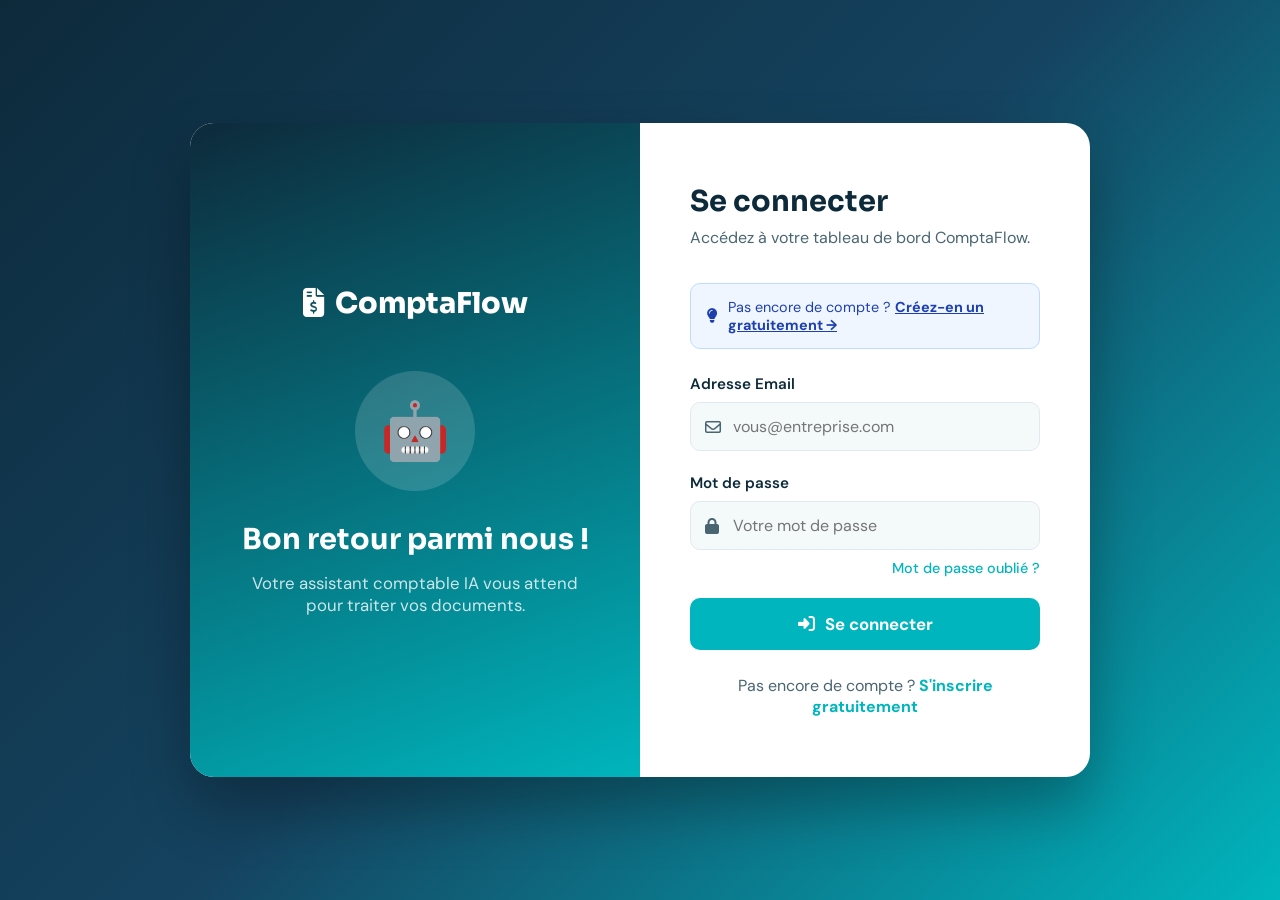
<file: fiscalite-tn.html>
<!DOCTYPE html>
<html lang="fr">
<head>
    <meta charset="UTF-8">
    <meta name="viewport" content="width=device-width, initial-scale=1.0">
    <title>ComptaFlow - Fiscalité Tunisie</title>
    <link href="https://fonts.googleapis.com/css2?family=DM+Sans:wght@400;500;700&family=Sora:wght@700;800&display=swap" rel="stylesheet">
    <link rel="stylesheet" href="https://cdnjs.cloudflare.com/ajax/libs/font-awesome/6.4.0/css/all.min.css">
    <link rel="stylesheet" href="style.css">
    <style>
        .grid-dashboard {
            display: grid;
            grid-template-columns: 2fr 1fr;
            gap: 20px;
            margin-top: 20px;
        }
        .panel {
            background: var(--white);
            border-radius: var(--radius-lg);
            box-shadow: var(--shadow-sm);
            padding: 20px;
        }
        .stats-grid {
            display: grid;
            grid-template-columns: repeat(3, 1fr);
            gap: 15px;
            margin-bottom: 20px;
        }
        .stat-box {
            padding: 15px;
            border-radius: var(--radius-md);
            background: var(--bg-light);
            border: 1px solid var(--gray-200);
        }
        .stat-box h4 {
            color: var(--text-light);
            font-size: 0.85rem;
            margin-bottom: 5px;
        }
        .stat-box .value {
            font-size: 1.5rem;
            font-weight: 700;
            color: var(--text-dark);
        }
        .calendar-item {
            display: flex;
            align-items: flex-start;
            gap: 15px;
            padding: 15px 0;
            border-bottom: 1px solid var(--gray-200);
        }
        .calendar-item:last-child {
            border-bottom: none;
        }
        .cal-date {
            background: rgba(239, 68, 68, 0.1);
            color: var(--danger);
            padding: 10px;
            border-radius: var(--radius-md);
            text-align: center;
            min-width: 60px;
            font-weight: bold;
        }
        .cal-date.warning {
            background: rgba(245, 158, 11, 0.1);
            color: #F59E0B;
        }
        .cal-date.success {
            background: rgba(16, 185, 129, 0.1);
            color: #10B981;
        }
        .cal-content h4 {
            margin: 0 0 5px 0;
            font-size: 0.95rem;
        }
        .cal-content p {
            margin: 0;
            font-size: 0.85rem;
            color: var(--text-light);
        }
        .data-table {
            width: 100%;
            border-collapse: collapse;
            font-size: 0.9rem;
        }
        .data-table th, .data-table td {
            padding: 12px 15px;
            text-align: left;
            border-bottom: 1px solid var(--gray-200);
        }
        .data-table th {
            color: var(--text-light);
            font-weight: 500;
        }
    </style>
</head>
<body>
    <header style="padding: 15px 0; box-shadow: 0 2px 10px rgba(0,0,0,0.05); background: white;">
        <div class="container header-container">
            <a href="dashboard.html" class="logo">
                <i class="fa-solid fa-file-invoice-dollar"></i> ComptaFlow
            </a>
            <nav class="nav-links">
                <a href="dashboard.html">Dashboard</a>
                <a href="upload.html">Upload</a>
                <a href="fiscalite-tn.html" style="color: var(--primary); font-weight: bold;">Fiscalité TN</a>
                <a href="fiscalite-intl.html">Fiscalité Intl</a>
                <a href="rapports.html">Rapports</a>
            </nav>
            <div class="header-cta">
                <div class="user-profile" style="display: flex; align-items: center; gap: 10px;">
                    <div style="width: 35px; height: 35px; border-radius: 50%; background: var(--primary); color: white; display: flex; align-items: center; justify-content: center; font-weight: bold;">A</div>
                    <span id="userNameDisplay">Admin</span>
                </div>
            </div>
        </div>
    </header>

    <div class="container">
        <div style="display: flex; justify-content: space-between; align-items: center; margin-top: 30px;">
            <h2><i class="fa-solid fa-flag" style="color: #E70013;"></i> Fiscalité Tunisienne</h2>
            <div>
                <select class="form-control" style="width: 200px; display: inline-block;">
                    <option>Mai 2024</option>
                    <option>Avril 2024</option>
                    <option>Mars 2024</option>
                </select>
                <button class="btn btn-primary" style="margin-left: 10px;"><i class="fa-solid fa-download"></i> Générer Déclarations</button>
            </div>
        </div>

        <div class="grid-dashboard">
            <!-- Left: Taxes Dashboard -->
            <div>
                <div class="panel" style="margin-bottom: 20px;">
                    <h3>Synthèse TVA (Mai 2024)</h3>
                    <div class="stats-grid" style="margin-top: 15px;">
                        <div class="stat-box">
                            <h4>TVA Collectée (Ventes)</h4>
                            <div class="value" style="color: #10B981;">12 450.000</div>
                        </div>
                        <div class="stat-box">
                            <h4>TVA Déductible (Achats)</h4>
                            <div class="value" style="color: var(--primary);">8 230.000</div>
                        </div>
                        <div class="stat-box" style="background: rgba(239, 68, 68, 0.05); border-color: rgba(239, 68, 68, 0.2);">
                            <h4>TVA à Payer</h4>
                            <div class="value" style="color: var(--danger);">4 220.000</div>
                        </div>
                    </div>
                    
                    <h4 style="margin: 20px 0 10px;">Détail par taux</h4>
                    <table class="data-table">
                        <thead>
                            <tr>
                                <th>Taux</th>
                                <th>Base HT</th>
                                <th>Montant TVA</th>
                            </tr>
                        </thead>
                        <tbody>
                            <tr>
                                <td>19% (Taux Normal)</td>
                                <td>45 000.000</td>
                                <td>8 550.000</td>
                            </tr>
                            <tr>
                                <td>13%</td>
                                <td>20 000.000</td>
                                <td>2 600.000</td>
                            </tr>
                            <tr>
                                <td>7%</td>
                                <td>18 571.428</td>
                                <td>1 300.000</td>
                            </tr>
                        </tbody>
                    </table>
                </div>

                <div class="panel">
                    <h3>Retenues à la Source (RAS)</h3>
                    <table class="data-table" style="margin-top: 15px;">
                        <thead>
                            <tr>
                                <th>Type</th>
                                <th>Taux</th>
                                <th>Montant Retenu</th>
                            </tr>
                        </thead>
                        <tbody>
                            <tr>
                                <td>Loyers</td>
                                <td>15%</td>
                                <td>450.000</td>
                            </tr>
                            <tr>
                                <td>Honoraires</td>
                                <td>15%</td>
                                <td>300.000</td>
                            </tr>
                            <tr>
                                <td>Factures >= 1000 TND (Personnes Morales)</td>
                                <td>1.5%</td>
                                <td>125.500</td>
                            </tr>
                            <tr>
                                <td>Salaires (IRPP)</td>
                                <td>Variable</td>
                                <td>1 850.250</td>
                            </tr>
                            <tr style="font-weight: bold; background: var(--bg-light);">
                                <td colspan="2">Total RAS à reverser</td>
                                <td style="color: var(--danger);">2 725.750 TND</td>
                            </tr>
                        </tbody>
                    </table>
                </div>
            </div>

            <!-- Right: Calendar & Alerts -->
            <div>
                <div class="panel">
                    <h3>Calendrier Fiscal & Social</h3>
                    <p style="font-size: 0.85rem; color: var(--text-light); margin-bottom: 15px;">Échéances à venir pour la Tunisie</p>
                    
                    <div class="calendar-item">
                        <div class="cal-date">
                            <div style="font-size: 0.8rem;">MAI</div>
                            <div style="font-size: 1.2rem;">15</div>
                        </div>
                        <div class="cal-content">
                            <h4>Déclaration CNSS</h4>
                            <p>Déclaration et paiement des cotisations (Avril). <span class="badge" style="background: rgba(16, 185, 129, 0.1); color: #10B981; font-size: 0.7rem; padding: 2px 6px;">Payé</span></p>
                        </div>
                    </div>

                    <div class="calendar-item">
                        <div class="cal-date warning">
                            <div style="font-size: 0.8rem;">MAI</div>
                            <div style="font-size: 28"></div>
                        </div>
                        <div class="cal-content">
                            <h4>Déclaration Mensuelle (TVA/RAS)</h4>
                            <p>Personnes morales. Déclaration sur télédéclaration.</p>
                            <p style="color: #F59E0B; font-size: 0.8rem; margin-top: 5px;"><i class="fa-solid fa-clock"></i> Dans 4 jours</p>
                        </div>
                    </div>

                    <div class="calendar-item">
                        <div class="cal-date warning">
                            <div style="font-size: 0.8rem;">JUIN</div>
                            <div style="font-size: 28"></div>
                        </div>
                        <div class="cal-content">
                            <h4>1er Acompte Provisionnel</h4>
                            <p>Paiement du 1er acompte de l'IS.</p>
                        </div>
                    </div>
                </div>
                
                <div class="panel" style="margin-top: 20px;">
                    <h3>Autres taxes collectées</h3>
                    <div style="margin-top: 15px;">
                        <div style="display: flex; justify-content: space-between; margin-bottom: 10px; padding-bottom: 10px; border-bottom: 1px solid var(--gray-200);">
                            <span style="color: var(--text-light);">FODEC (1%)</span>
                            <strong>150.000 TND</strong>
                        </div>
                        <div style="display: flex; justify-content: space-between; margin-bottom: 10px; padding-bottom: 10px; border-bottom: 1px solid var(--gray-200);">
                            <span style="color: var(--text-light);">TCL (0.2%)</span>
                            <strong>35.500 TND</strong>
                        </div>
                        <div style="display: flex; justify-content: space-between; margin-bottom: 10px; padding-bottom: 10px; border-bottom: 1px solid var(--gray-200);">
                            <span style="color: var(--text-light);">Droit de timbre</span>
                            <strong>45.000 TND</strong>
                        </div>
                    </div>
                </div>
            </div>
        </div>
    </div>

    <script src="auth.js"></script>
    <script>
        const user = Auth.requireAuth();
        if(user) document.getElementById('userNameDisplay').innerText = user.name;
    </script>
</body>
</html>
</file>
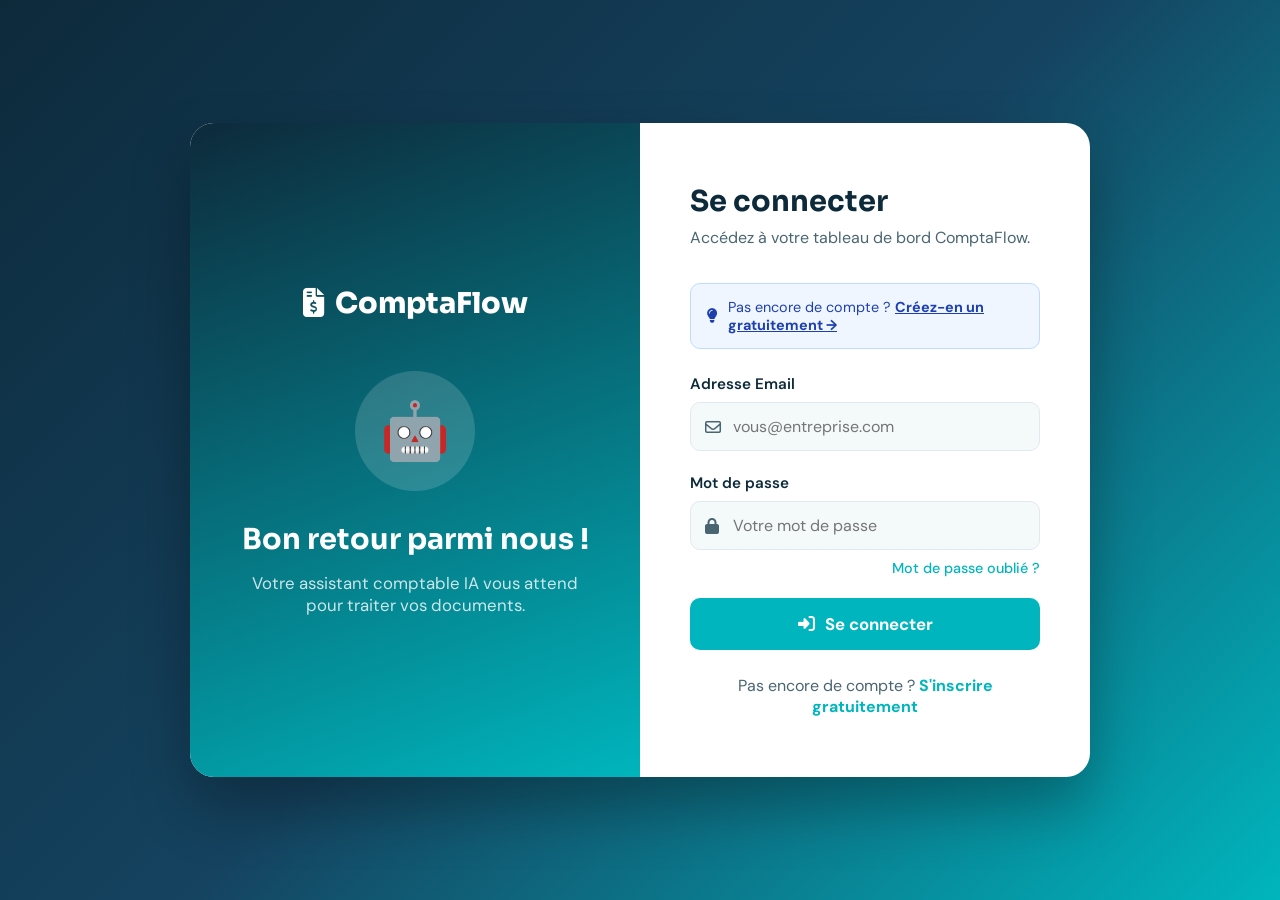
<file: login.html>
<!DOCTYPE html>
<html lang="fr">
<head>
    <meta charset="UTF-8">
    <meta name="viewport" content="width=device-width, initial-scale=1.0">
    <title>Connexion - ComptaFlow</title>
    <link rel="preconnect" href="https://fonts.googleapis.com">
    <link href="https://fonts.googleapis.com/css2?family=DM+Sans:wght@400;500;700&family=Sora:wght@700;800&display=swap" rel="stylesheet">
    <link rel="stylesheet" href="https://cdnjs.cloudflare.com/ajax/libs/font-awesome/6.4.0/css/all.min.css">
    <style>
        :root {
            --primary: #00B5BD; --primary-hover: #009ca3;
            --secondary: #0D2A3B; --bg: #F4FAFA;
            --white: #fff; --text-light: #4A6572;
            --gray: #E2E8F0; --error: #EF4444;
        }
        * { margin:0; padding:0; box-sizing:border-box; }
        body {
            font-family: 'DM Sans', sans-serif;
            background: linear-gradient(135deg, #0D2A3B 0%, #154360 50%, #00B5BD 100%);
            min-height: 100vh;
            display: flex; align-items: center; justify-content: center;
            padding: 20px;
        }
        .auth-wrapper {
            display: flex; width: 100%; max-width: 900px;
            background: var(--white); border-radius: 24px;
            overflow: hidden; box-shadow: 0 30px 60px rgba(0,0,0,0.3);
        }
        .auth-left {
            flex: 1;
            background: linear-gradient(160deg, #0D2A3B, #00B5BD);
            padding: 60px 50px; color: white;
            display: flex; flex-direction: column; justify-content: center;
            align-items: center; text-align: center;
        }
        .auth-left .logo {
            font-family: 'Sora', sans-serif; font-size: 1.8rem; font-weight: 800;
            display: flex; align-items: center; gap: 10px; margin-bottom: 50px;
            text-decoration: none; color: white;
        }
        .big-icon {
            width: 120px; height: 120px; background: rgba(255,255,255,0.15);
            border-radius: 50%; display: flex; align-items: center; justify-content: center;
            font-size: 3.5rem; margin: 0 auto 30px;
            animation: pulse 3s infinite;
        }
        @keyframes pulse {
            0% { box-shadow: 0 0 0 0 rgba(255,255,255,0.3); }
            70% { box-shadow: 0 0 0 20px rgba(255,255,255,0); }
            100% { box-shadow: 0 0 0 0 rgba(255,255,255,0); }
        }
        .auth-left h2 { font-family: 'Sora', sans-serif; font-size: 1.8rem; margin-bottom: 15px; }
        .auth-left p { opacity: 0.8; font-size: 1.05rem; }
        .auth-right { flex: 1; padding: 60px 50px; }
        .auth-right h1 { font-family: 'Sora', sans-serif; font-size: 1.8rem; color: var(--secondary); margin-bottom: 8px; }
        .auth-right .subtitle { color: var(--text-light); margin-bottom: 35px; }
        .form-group { margin-bottom: 22px; }
        .form-group label { display: block; margin-bottom: 8px; font-weight: 600; color: var(--secondary); font-size: 0.95rem; }
        .form-group .input-wrap { position: relative; }
        .form-group .input-wrap i { position: absolute; left: 15px; top: 50%; transform: translateY(-50%); color: var(--text-light); }
        .form-control {
            width: 100%; padding: 13px 15px 13px 42px;
            border: 1.5px solid var(--gray); border-radius: 10px;
            font-family: inherit; font-size: 1rem; color: var(--secondary);
            transition: all 0.3s; background: var(--bg);
        }
        .form-control:focus { outline: none; border-color: var(--primary); box-shadow: 0 0 0 4px rgba(0,181,189,0.1); background: white; }
        .forgot { text-align: right; margin-top: -15px; margin-bottom: 20px; }
        .forgot a { color: var(--primary); font-size: 0.9rem; text-decoration: none; font-weight: 500; }
        .btn-submit {
            width: 100%; padding: 15px; background: var(--primary); color: white;
            border: none; border-radius: 10px; font-family: inherit; font-size: 1.05rem;
            font-weight: 700; cursor: pointer; transition: all 0.3s;
            display: flex; align-items: center; justify-content: center; gap: 10px;
        }
        .btn-submit:hover { background: var(--primary-hover); transform: translateY(-2px); box-shadow: 0 6px 20px rgba(0,181,189,0.4); }
        .btn-submit:disabled { opacity: 0.7; cursor: not-allowed; transform: none; }
        .signup-link { text-align: center; margin-top: 25px; color: var(--text-light); }
        .signup-link a { color: var(--primary); font-weight: 700; text-decoration: none; }
        .error-msg {
            background: #FEF2F2; color: var(--error); padding: 12px 16px; border-radius: 8px;
            margin-bottom: 20px; font-size: 0.95rem; display: none; align-items: center; gap: 10px;
            border: 1px solid #FECACA;
        }
        .error-msg.show { display: flex; }
        .demo-hint {
            background: #EFF6FF; border: 1px solid #BFDBFE; border-radius: 10px;
            padding: 14px 16px; margin-bottom: 25px; font-size: 0.9rem; color: #1E40AF;
            display: flex; align-items: center; gap: 10px;
        }
        @media (max-width: 768px) {
            .auth-left { display: none; }
            .auth-right { padding: 40px 30px; }
        }
    </style>
</head>
<body>
    <div class="auth-wrapper">
        <div class="auth-left">
            <a href="index.html" class="logo"><i class="fa-solid fa-file-invoice-dollar"></i> ComptaFlow</a>
            <div class="big-icon">🤖</div>
            <h2>Bon retour parmi nous !</h2>
            <p>Votre assistant comptable IA vous attend pour traiter vos documents.</p>
        </div>

        <div class="auth-right">
            <h1>Se connecter</h1>
            <p class="subtitle">Accédez à votre tableau de bord ComptaFlow.</p>

            <div class="demo-hint">
                <i class="fa-solid fa-lightbulb"></i>
                <span>Pas encore de compte ? <a href="signup.html" style="color:#1E40AF; font-weight:700;">Créez-en un gratuitement →</a></span>
            </div>

            <div class="error-msg" id="errorMsg">
                <i class="fa-solid fa-circle-exclamation"></i>
                <span id="errorText"></span>
            </div>

            <form id="loginForm">
                <div class="form-group">
                    <label for="loginEmail">Adresse Email</label>
                    <div class="input-wrap">
                        <i class="fa-regular fa-envelope"></i>
                        <input type="email" id="loginEmail" class="form-control" placeholder="vous@entreprise.com" required>
                    </div>
                </div>

                <div class="form-group">
                    <label for="loginPassword">Mot de passe</label>
                    <div class="input-wrap">
                        <i class="fa-solid fa-lock"></i>
                        <input type="password" id="loginPassword" class="form-control" placeholder="Votre mot de passe" required>
                    </div>
                </div>

                <div class="forgot"><a href="#">Mot de passe oublié ?</a></div>

                <button type="submit" class="btn-submit" id="loginBtn">
                    <i class="fa-solid fa-right-to-bracket"></i>
                    Se connecter
                </button>
            </form>

            <p class="signup-link">Pas encore de compte ? <a href="signup.html">S'inscrire gratuitement</a></p>
        </div>
    </div>

    <script src="auth.js"></script>
    <script>
        if (Auth.getCurrentUser()) window.location.href = 'dashboard.html';

        document.getElementById('loginForm').addEventListener('submit', function(e) {
            e.preventDefault();
            const btn = document.getElementById('loginBtn');
            const errorMsg = document.getElementById('errorMsg');
            const errorText = document.getElementById('errorText');

            const email = document.getElementById('loginEmail').value.trim();
            const password = document.getElementById('loginPassword').value;

            errorMsg.classList.remove('show');
            btn.disabled = true;
            btn.innerHTML = '<i class="fa-solid fa-spinner fa-spin"></i> Connexion...';

            setTimeout(() => {
                const result = Auth.login(email, password);
                if (result.success) {
                    btn.innerHTML = '<i class="fa-solid fa-check"></i> Connecté ! Redirection...';
                    btn.style.background = '#10B981';
                    setTimeout(() => window.location.href = 'dashboard.html', 800);
                } else {
                    errorText.textContent = result.error;
                    errorMsg.classList.add('show');
                    btn.disabled = false;
                    btn.innerHTML = '<i class="fa-solid fa-right-to-bracket"></i> Se connecter';
                }
            }, 700);
        });
    </script>
</body>
</html>
</file>
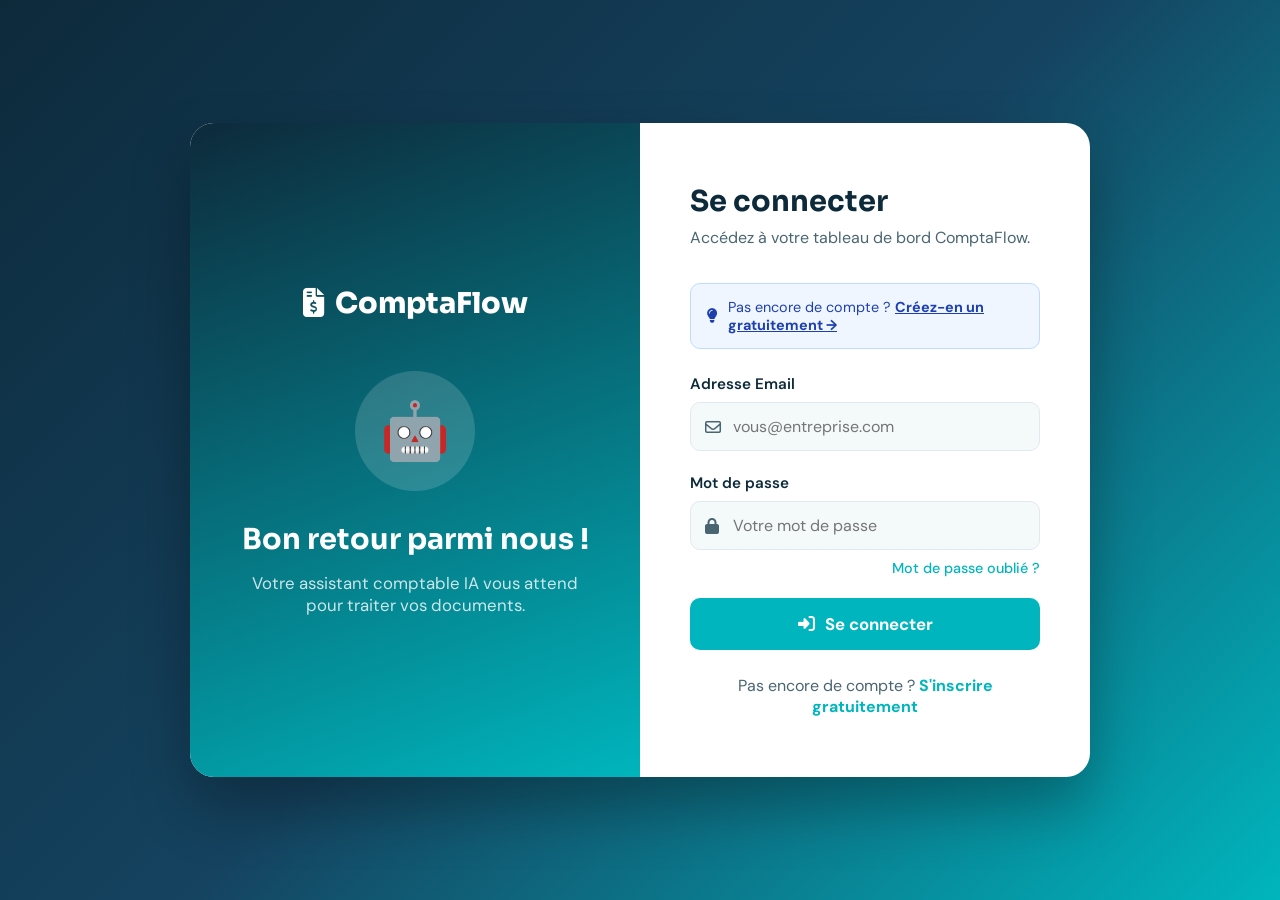
<file: rapports.html>
<!DOCTYPE html>
<html lang="fr">
<head>
    <meta charset="UTF-8">
    <meta name="viewport" content="width=device-width, initial-scale=1.0">
    <title>ComptaFlow - Rapports & États Financiers</title>
    <link href="https://fonts.googleapis.com/css2?family=DM+Sans:wght@400;500;700&family=Sora:wght@700;800&display=swap" rel="stylesheet">
    <link rel="stylesheet" href="https://cdnjs.cloudflare.com/ajax/libs/font-awesome/6.4.0/css/all.min.css">
    <link rel="stylesheet" href="style.css">
    <style>
        .report-nav {
            display: flex;
            gap: 15px;
            margin-bottom: 20px;
            border-bottom: 1px solid var(--gray-200);
            padding-bottom: 10px;
        }
        .report-tab {
            padding: 10px 20px;
            border: none;
            background: none;
            font-size: 1rem;
            font-weight: 500;
            color: var(--text-light);
            cursor: pointer;
            border-radius: var(--radius-md) var(--radius-md) 0 0;
            transition: 0.3s;
        }
        .report-tab.active {
            color: var(--primary);
            border-bottom: 3px solid var(--primary);
        }
        .report-tab:hover:not(.active) {
            color: var(--text-dark);
            background: var(--bg-light);
        }
        .panel {
            background: var(--white);
            border-radius: var(--radius-lg);
            box-shadow: var(--shadow-sm);
            padding: 30px;
        }
        .report-table {
            width: 100%;
            border-collapse: collapse;
            font-size: 0.95rem;
        }
        .report-table th, .report-table td {
            padding: 12px;
            border-bottom: 1px solid var(--gray-200);
        }
        .report-table th {
            text-align: left;
            color: var(--text-light);
            font-weight: 500;
        }
        .report-table td.amount {
            text-align: right;
            font-family: monospace;
            font-size: 1.05rem;
        }
        .report-table tr.total-row td {
            font-weight: bold;
            border-top: 2px solid var(--text-dark);
            border-bottom: 2px solid var(--text-dark);
            background: var(--bg-light);
        }
        .report-table tr.subtitle td {
            font-weight: bold;
            color: var(--text-dark);
            padding-top: 20px;
            background: #FAFAFA;
        }
    </style>
</head>
<body>
    <header style="padding: 15px 0; box-shadow: 0 2px 10px rgba(0,0,0,0.05); background: white;">
        <div class="container header-container">
            <a href="dashboard.html" class="logo">
                <i class="fa-solid fa-file-invoice-dollar"></i> ComptaFlow
            </a>
            <nav class="nav-links">
                <a href="dashboard.html">Dashboard</a>
                <a href="upload.html">Upload</a>
                <a href="fiscalite-tn.html">Fiscalité TN</a>
                <a href="fiscalite-intl.html">Fiscalité Intl</a>
                <a href="rapports.html" style="color: var(--primary); font-weight: bold;">Rapports</a>
            </nav>
            <div class="header-cta">
                <div class="user-profile" style="display: flex; align-items: center; gap: 10px;">
                    <div style="width: 35px; height: 35px; border-radius: 50%; background: var(--primary); color: white; display: flex; align-items: center; justify-content: center; font-weight: bold;">A</div>
                    <span id="userNameDisplay">Admin</span>
                </div>
            </div>
        </div>
    </header>

    <div class="container" style="max-width: 1000px;">
        <div style="display: flex; justify-content: space-between; align-items: center; margin-top: 30px; margin-bottom: 20px;">
            <h2><i class="fa-solid fa-chart-line" style="color: var(--primary);"></i> États Financiers</h2>
            <div style="display: flex; gap: 10px;">
                <select class="form-control" style="width: 150px;">
                    <option>Exercice 2024</option>
                    <option>Exercice 2023</option>
                </select>
                <button class="btn btn-outline"><i class="fa-solid fa-file-export"></i> Exporter PDF</button>
                <button class="btn btn-primary"><i class="fa-solid fa-file-excel"></i> Exporter Excel</button>
            </div>
        </div>

        <div class="report-nav">
            <button class="report-tab active">Bilan Comptable</button>
            <button class="report-tab">Compte de Résultat</button>
            <button class="report-tab">Balance Générale</button>
            <button class="report-tab">Grand Livre</button>
        </div>

        <div class="panel">
            <div style="text-align: center; margin-bottom: 30px;">
                <h3>BILAN AU 31 DÉCEMBRE 2024</h3>
                <p style="color: var(--text-light);">Exprimé en Dinars Tunisiens (TND) - Normes NCE</p>
            </div>

            <div style="display: grid; grid-template-columns: 1fr 1fr; gap: 40px;">
                <!-- ACTIF -->
                <div>
                    <h4 style="border-bottom: 2px solid var(--primary); padding-bottom: 10px; margin-bottom: 0;">ACTIF</h4>
                    <table class="report-table">
                        <thead>
                            <tr>
                                <th>Rubriques</th>
                                <th style="text-align: right;">Montant</th>
                            </tr>
                        </thead>
                        <tbody>
                            <tr class="subtitle"><td colspan="2">ACTIFS NON COURANTS</td></tr>
                            <tr>
                                <td>Immobilisations Incorporelles</td>
                                <td class="amount">15 400.000</td>
                            </tr>
                            <tr>
                                <td>Immobilisations Corporelles</td>
                                <td class="amount">125 000.000</td>
                            </tr>
                            <tr>
                                <td>Immobilisations Financières</td>
                                <td class="amount">5 000.000</td>
                            </tr>
                            <tr class="total-row">
                                <td>Total Actifs Non Courants</td>
                                <td class="amount">145 400.000</td>
                            </tr>
                            
                            <tr class="subtitle"><td colspan="2">ACTIFS COURANTS</td></tr>
                            <tr>
                                <td>Stocks</td>
                                <td class="amount">42 300.000</td>
                            </tr>
                            <tr>
                                <td>Clients et comptes rattachés</td>
                                <td class="amount">58 120.500</td>
                            </tr>
                            <tr>
                                <td>Liquidités et équivalents</td>
                                <td class="amount">85 450.250</td>
                            </tr>
                            <tr class="total-row">
                                <td>Total Actifs Courants</td>
                                <td class="amount">185 870.750</td>
                            </tr>

                            <tr class="total-row" style="background: var(--primary); color: white;">
                                <td>TOTAL ACTIF</td>
                                <td class="amount">331 270.750</td>
                            </tr>
                        </tbody>
                    </table>
                </div>

                <!-- PASSIF -->
                <div>
                    <h4 style="border-bottom: 2px solid var(--primary); padding-bottom: 10px; margin-bottom: 0;">CAPITAUX PROPRES ET PASSIF</h4>
                    <table class="report-table">
                        <thead>
                            <tr>
                                <th>Rubriques</th>
                                <th style="text-align: right;">Montant</th>
                            </tr>
                        </thead>
                        <tbody>
                            <tr class="subtitle"><td colspan="2">CAPITAUX PROPRES</td></tr>
                            <tr>
                                <td>Capital social</td>
                                <td class="amount">100 000.000</td>
                            </tr>
                            <tr>
                                <td>Réserves</td>
                                <td class="amount">25 000.000</td>
                            </tr>
                            <tr>
                                <td>Résultat de l'exercice</td>
                                <td class="amount">45 800.250</td>
                            </tr>
                            <tr class="total-row">
                                <td>Total Capitaux Propres</td>
                                <td class="amount">170 800.250</td>
                            </tr>
                            
                            <tr class="subtitle"><td colspan="2">PASSIFS NON COURANTS</td></tr>
                            <tr>
                                <td>Emprunts</td>
                                <td class="amount">50 000.000</td>
                            </tr>
                            <tr class="total-row">
                                <td>Total Passifs Non Courants</td>
                                <td class="amount">50 000.000</td>
                            </tr>

                            <tr class="subtitle"><td colspan="2">PASSIFS COURANTS</td></tr>
                            <tr>
                                <td>Fournisseurs et comptes rattachés</td>
                                <td class="amount">65 240.500</td>
                            </tr>
                            <tr>
                                <td>Concours bancaires</td>
                                <td class="amount">15 000.000</td>
                            </tr>
                            <tr>
                                <td>État, impôts et taxes</td>
                                <td class="amount">30 230.000</td>
                            </tr>
                            <tr class="total-row">
                                <td>Total Passifs Courants</td>
                                <td class="amount">110 470.500</td>
                            </tr>

                            <tr class="total-row" style="background: var(--primary); color: white;">
                                <td>TOTAL CAPITAUX ET PASSIF</td>
                                <td class="amount">331 270.750</td>
                            </tr>
                        </tbody>
                    </table>
                </div>
            </div>
        </div>
    </div>

    <script src="auth.js"></script>
    <script>
        const user = Auth.requireAuth();
        if(user) document.getElementById('userNameDisplay').innerText = user.name;
    </script>
</body>
</html>
</file>
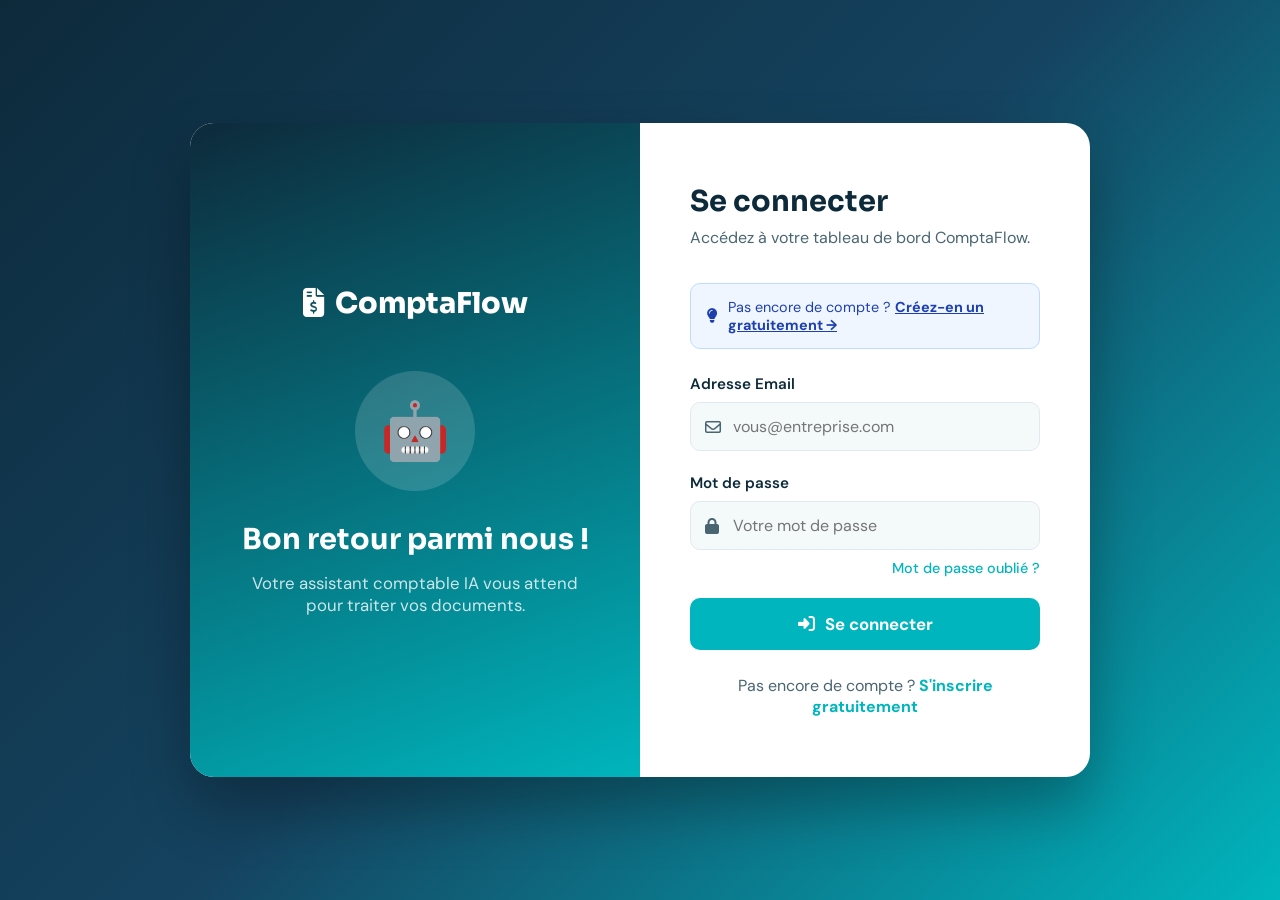
<file: settings.html>
<!DOCTYPE html>
<html lang="fr">
<head>
    <meta charset="UTF-8">
    <meta name="viewport" content="width=device-width, initial-scale=1.0">
    <title>ComptaFlow - Paramètres</title>
    <link href="https://fonts.googleapis.com/css2?family=DM+Sans:wght@400;500;700&family=Sora:wght@700;800&display=swap" rel="stylesheet">
    <link rel="stylesheet" href="https://cdnjs.cloudflare.com/ajax/libs/font-awesome/6.4.0/css/all.min.css">
    <link rel="stylesheet" href="style.css">
    <style>
        .settings-container {
            display: grid;
            grid-template-columns: 250px 1fr;
            gap: 30px;
            margin-top: 30px;
        }
        .settings-nav {
            background: var(--white);
            border-radius: var(--radius-lg);
            padding: 20px 0;
            box-shadow: var(--shadow-sm);
        }
        .settings-nav a {
            display: block;
            padding: 12px 20px;
            color: var(--text-dark);
            text-decoration: none;
            font-weight: 500;
            transition: 0.3s;
        }
        .settings-nav a:hover {
            background: var(--bg-light);
            color: var(--primary);
        }
        .settings-nav a.active {
            background: rgba(14, 165, 233, 0.1);
            color: var(--primary);
            border-left: 4px solid var(--primary);
        }
        .settings-nav a i {
            width: 25px;
            color: var(--text-light);
        }
        .settings-nav a.active i {
            color: var(--primary);
        }
        .panel {
            background: var(--white);
            border-radius: var(--radius-lg);
            padding: 30px;
            box-shadow: var(--shadow-sm);
            margin-bottom: 20px;
        }
        .form-grid {
            display: grid;
            grid-template-columns: 1fr 1fr;
            gap: 20px;
        }
        .form-group {
            margin-bottom: 20px;
        }
        .form-group label {
            display: block;
            margin-bottom: 8px;
            font-weight: 500;
            color: var(--text-dark);
        }
        .form-control {
            width: 100%;
            padding: 12px;
            border: 1px solid var(--gray-300);
            border-radius: var(--radius-md);
            font-family: inherit;
        }
        .form-control:focus {
            outline: none;
            border-color: var(--primary);
            box-shadow: 0 0 0 3px rgba(14, 165, 233, 0.1);
        }
    </style>
</head>
<body>
    <header style="padding: 15px 0; box-shadow: 0 2px 10px rgba(0,0,0,0.05); background: white;">
        <div class="container header-container">
            <a href="dashboard.html" class="logo">
                <i class="fa-solid fa-file-invoice-dollar"></i> ComptaFlow
            </a>
            <div class="header-cta">
                <a href="dashboard.html" class="btn btn-outline">Retour au Dashboard</a>
            </div>
        </div>
    </header>

    <div class="container">
        <div class="settings-container">
            <div class="settings-nav">
                <a href="#" class="active"><i class="fa-solid fa-building"></i> Société</a>
                <a href="#"><i class="fa-solid fa-users"></i> Utilisateurs</a>
                <a href="#"><i class="fa-solid fa-calculator"></i> Configuration Fiscale</a>
                <a href="#"><i class="fa-solid fa-plug"></i> Intégrations</a>
                <a href="#"><i class="fa-solid fa-file-invoice"></i> Abonnement</a>
            </div>

            <div>
                <div class="panel">
                    <h3>Informations de la Société</h3>
                    <p style="color: var(--text-light); margin-bottom: 20px;">Modifiez les informations légales de votre entreprise.</p>
                    
                    <form>
                        <div class="form-group">
                            <label>Raison Sociale</label>
                            <input type="text" class="form-control" value="TechSolutions SARL">
                        </div>
                        
                        <div class="form-grid">
                            <div class="form-group">
                                <label>Matricule Fiscal</label>
                                <input type="text" class="form-control" value="1234567/A/A/M000">
                            </div>
                            <div class="form-group">
                                <label>Registre National des Entreprises (RNE)</label>
                                <input type="text" class="form-control" value="1234567M">
                            </div>
                            <div class="form-group">
                                <label>Code Douane</label>
                                <input type="text" class="form-control" value="123456D">
                            </div>
                            <div class="form-group">
                                <label>Devise Principale</label>
                                <select class="form-control">
                                    <option>TND - Dinar Tunisien</option>
                                    <option>EUR - Euro</option>
                                    <option>USD - Dollar Américain</option>
                                </select>
                            </div>
                        </div>

                        <div class="form-group">
                            <label>Adresse du siège social</label>
                            <input type="text" class="form-control" value="Centre Urbain Nord, Tunis 1082">
                        </div>

                        <button type="button" class="btn btn-primary">Enregistrer les modifications</button>
                    </form>
                </div>
            </div>
        </div>
    </div>

    <script src="auth.js"></script>
    <script>
        const user = Auth.requireAuth();
    </script>
</body>
</html>
</file>
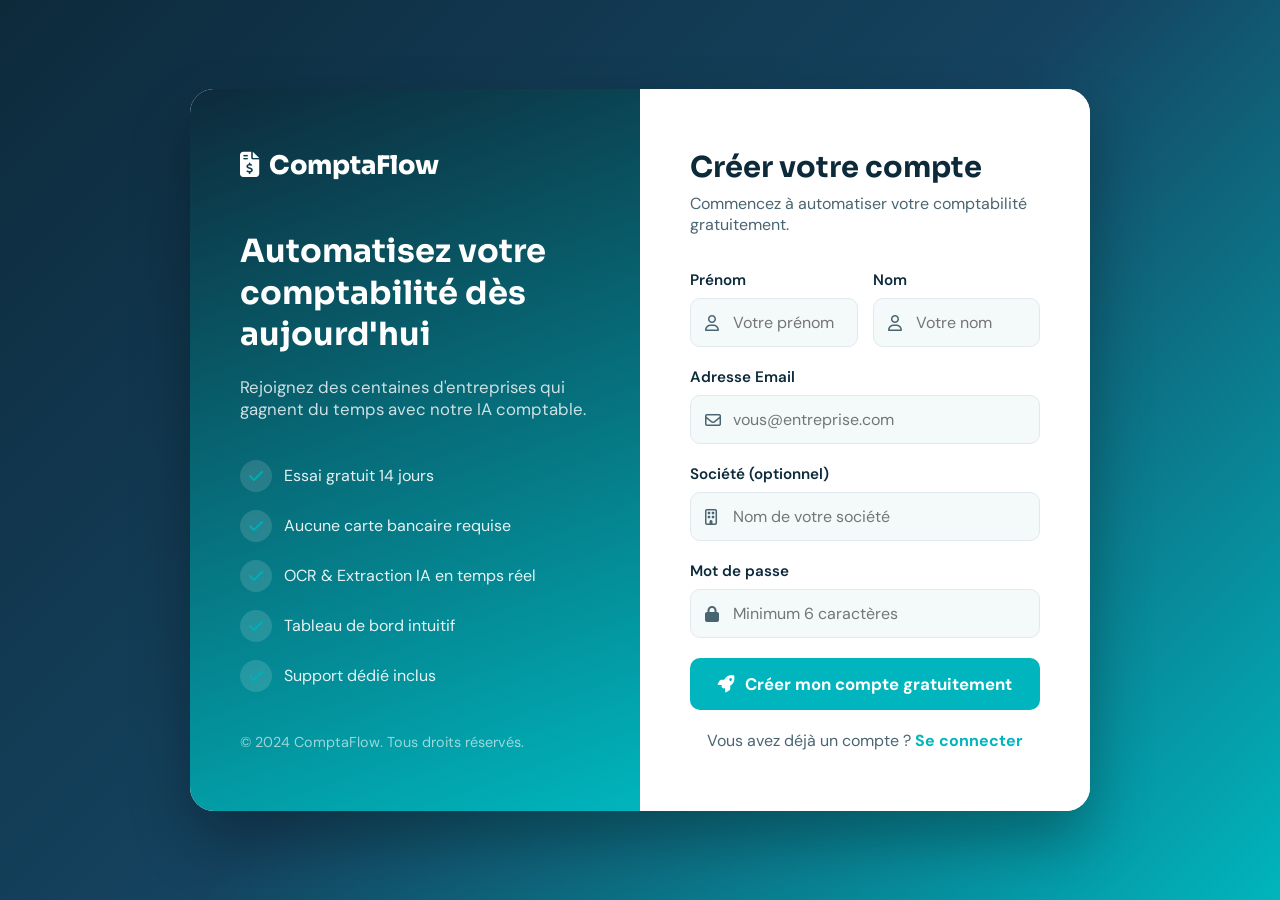
<file: signup.html>
<!DOCTYPE html>
<html lang="fr">
<head>
    <meta charset="UTF-8">
    <meta name="viewport" content="width=device-width, initial-scale=1.0">
    <title>Créer un compte - ComptaFlow</title>
    <link rel="preconnect" href="https://fonts.googleapis.com">
    <link href="https://fonts.googleapis.com/css2?family=DM+Sans:wght@400;500;700&family=Sora:wght@700;800&display=swap" rel="stylesheet">
    <link rel="stylesheet" href="https://cdnjs.cloudflare.com/ajax/libs/font-awesome/6.4.0/css/all.min.css">
    <style>
        :root {
            --primary: #00B5BD;
            --primary-hover: #009ca3;
            --secondary: #0D2A3B;
            --bg: #F4FAFA;
            --white: #fff;
            --text-light: #4A6572;
            --gray: #E2E8F0;
            --error: #EF4444;
            --success: #10B981;
        }
        * { margin:0; padding:0; box-sizing:border-box; }
        body {
            font-family: 'DM Sans', sans-serif;
            background: linear-gradient(135deg, #0D2A3B 0%, #154360 50%, #00B5BD 100%);
            min-height: 100vh;
            display: flex;
            align-items: center;
            justify-content: center;
            padding: 20px;
        }
        .auth-wrapper {
            display: flex;
            width: 100%;
            max-width: 900px;
            background: var(--white);
            border-radius: 24px;
            overflow: hidden;
            box-shadow: 0 30px 60px rgba(0,0,0,0.3);
        }
        .auth-left {
            flex: 1;
            background: linear-gradient(160deg, #0D2A3B, #00B5BD);
            padding: 60px 50px;
            color: white;
            display: flex;
            flex-direction: column;
            justify-content: space-between;
        }
        .auth-left .logo {
            font-family: 'Sora', sans-serif;
            font-size: 1.6rem;
            font-weight: 800;
            display: flex;
            align-items: center;
            gap: 10px;
            margin-bottom: 50px;
            text-decoration: none;
            color: white;
        }
        .auth-left h2 {
            font-family: 'Sora', sans-serif;
            font-size: 2rem;
            margin-bottom: 20px;
            line-height: 1.3;
        }
        .auth-left p { opacity: 0.8; margin-bottom: 40px; font-size: 1.05rem; }
        .feature-list { list-style: none; }
        .feature-list li {
            display: flex;
            align-items: center;
            gap: 12px;
            margin-bottom: 18px;
            font-size: 1rem;
            opacity: 0.9;
        }
        .feature-list i { color: #00B5BD; background: rgba(255,255,255,0.15); width: 32px; height: 32px; display: flex; align-items: center; justify-content: center; border-radius: 50%; }
        .auth-right {
            flex: 1;
            padding: 60px 50px;
            background: var(--white);
        }
        .auth-right h1 {
            font-family: 'Sora', sans-serif;
            font-size: 1.8rem;
            color: var(--secondary);
            margin-bottom: 8px;
        }
        .auth-right .subtitle { color: var(--text-light); margin-bottom: 35px; }
        .form-group { margin-bottom: 20px; }
        .form-group label { display: block; margin-bottom: 8px; font-weight: 600; color: var(--secondary); font-size: 0.95rem; }
        .form-group .input-wrap { position: relative; }
        .form-group .input-wrap i { position: absolute; left: 15px; top: 50%; transform: translateY(-50%); color: var(--text-light); font-size: 1rem; }
        .form-control {
            width: 100%;
            padding: 13px 15px 13px 42px;
            border: 1.5px solid var(--gray);
            border-radius: 10px;
            font-family: inherit;
            font-size: 1rem;
            color: var(--secondary);
            transition: all 0.3s;
            background: var(--bg);
        }
        .form-control:focus { outline: none; border-color: var(--primary); box-shadow: 0 0 0 4px rgba(0,181,189,0.1); background: white; }
        .form-row { display: grid; grid-template-columns: 1fr 1fr; gap: 15px; }
        .btn-submit {
            width: 100%;
            padding: 15px;
            background: var(--primary);
            color: white;
            border: none;
            border-radius: 10px;
            font-family: inherit;
            font-size: 1.05rem;
            font-weight: 700;
            cursor: pointer;
            transition: all 0.3s;
            display: flex;
            align-items: center;
            justify-content: center;
            gap: 10px;
            margin-top: 10px;
        }
        .btn-submit:hover { background: var(--primary-hover); transform: translateY(-2px); box-shadow: 0 6px 20px rgba(0,181,189,0.4); }
        .btn-submit:disabled { opacity: 0.7; cursor: not-allowed; transform: none; }
        .login-link { text-align: center; margin-top: 20px; color: var(--text-light); }
        .login-link a { color: var(--primary); font-weight: 700; text-decoration: none; }
        .error-msg { background: #FEF2F2; color: var(--error); padding: 12px 16px; border-radius: 8px; margin-bottom: 20px; font-size: 0.95rem; display: none; align-items: center; gap: 10px; border: 1px solid #FECACA; }
        .error-msg.show { display: flex; }
        .divider { text-align: center; color: var(--text-light); margin: 15px 0; font-size: 0.9rem; position: relative; }
        .divider::before, .divider::after { content: ''; position: absolute; top: 50%; width: 40%; height: 1px; background: var(--gray); }
        .divider::before { left: 0; }
        .divider::after { right: 0; }
        @media (max-width: 768px) {
            .auth-left { display: none; }
            .auth-right { padding: 40px 30px; }
            .form-row { grid-template-columns: 1fr; }
        }
    </style>
</head>
<body>
    <div class="auth-wrapper">
        <div class="auth-left">
            <div>
                <a href="index.html" class="logo"><i class="fa-solid fa-file-invoice-dollar"></i> ComptaFlow</a>
                <h2>Automatisez votre comptabilité dès aujourd'hui</h2>
                <p>Rejoignez des centaines d'entreprises qui gagnent du temps avec notre IA comptable.</p>
                <ul class="feature-list">
                    <li><i class="fa-solid fa-check"></i> Essai gratuit 14 jours</li>
                    <li><i class="fa-solid fa-check"></i> Aucune carte bancaire requise</li>
                    <li><i class="fa-solid fa-check"></i> OCR & Extraction IA en temps réel</li>
                    <li><i class="fa-solid fa-check"></i> Tableau de bord intuitif</li>
                    <li><i class="fa-solid fa-check"></i> Support dédié inclus</li>
                </ul>
            </div>
            <div style="opacity:0.6; font-size:0.9rem;">© 2024 ComptaFlow. Tous droits réservés.</div>
        </div>

        <div class="auth-right">
            <h1>Créer votre compte</h1>
            <p class="subtitle">Commencez à automatiser votre comptabilité gratuitement.</p>

            <div class="error-msg" id="errorMsg">
                <i class="fa-solid fa-circle-exclamation"></i>
                <span id="errorText"></span>
            </div>

            <form id="signupForm">
                <div class="form-row">
                    <div class="form-group">
                        <label for="firstName">Prénom</label>
                        <div class="input-wrap">
                            <i class="fa-regular fa-user"></i>
                            <input type="text" id="firstName" class="form-control" placeholder="Votre prénom" required>
                        </div>
                    </div>
                    <div class="form-group">
                        <label for="lastName">Nom</label>
                        <div class="input-wrap">
                            <i class="fa-regular fa-user"></i>
                            <input type="text" id="lastName" class="form-control" placeholder="Votre nom" required>
                        </div>
                    </div>
                </div>

                <div class="form-group">
                    <label for="signupEmail">Adresse Email</label>
                    <div class="input-wrap">
                        <i class="fa-regular fa-envelope"></i>
                        <input type="email" id="signupEmail" class="form-control" placeholder="vous@entreprise.com" required>
                    </div>
                </div>

                <div class="form-group">
                    <label for="company">Société (optionnel)</label>
                    <div class="input-wrap">
                        <i class="fa-regular fa-building"></i>
                        <input type="text" id="company" class="form-control" placeholder="Nom de votre société">
                    </div>
                </div>

                <div class="form-group">
                    <label for="signupPassword">Mot de passe</label>
                    <div class="input-wrap">
                        <i class="fa-solid fa-lock"></i>
                        <input type="password" id="signupPassword" class="form-control" placeholder="Minimum 6 caractères" required minlength="6">
                    </div>
                </div>

                <button type="submit" class="btn-submit" id="submitBtn">
                    <i class="fa-solid fa-rocket"></i>
                    Créer mon compte gratuitement
                </button>
            </form>

            <p class="login-link">Vous avez déjà un compte ? <a href="login.html">Se connecter</a></p>
        </div>
    </div>

    <script src="auth.js"></script>
    <script>
        // Redirect if already logged in
        if (Auth.getCurrentUser()) window.location.href = 'dashboard.html';

        document.getElementById('signupForm').addEventListener('submit', function(e) {
            e.preventDefault();
            const btn = document.getElementById('submitBtn');
            const errorMsg = document.getElementById('errorMsg');
            const errorText = document.getElementById('errorText');

            const firstName = document.getElementById('firstName').value.trim();
            const lastName = document.getElementById('lastName').value.trim();
            const email = document.getElementById('signupEmail').value.trim();
            const company = document.getElementById('company').value.trim();
            const password = document.getElementById('signupPassword').value;

            errorMsg.classList.remove('show');
            btn.disabled = true;
            btn.innerHTML = '<i class="fa-solid fa-spinner fa-spin"></i> Création en cours...';

            setTimeout(() => {
                const result = Auth.register(`${firstName} ${lastName}`, email, password, company);
                if (result.success) {
                    btn.innerHTML = '<i class="fa-solid fa-check"></i> Compte créé ! Redirection...';
                    btn.style.background = '#10B981';
                    setTimeout(() => window.location.href = 'dashboard.html', 1000);
                } else {
                    errorText.textContent = result.error;
                    errorMsg.classList.add('show');
                    btn.disabled = false;
                    btn.innerHTML = '<i class="fa-solid fa-rocket"></i> Créer mon compte gratuitement';
                }
            }, 800);
        });
    </script>
</body>
</html>
</file>
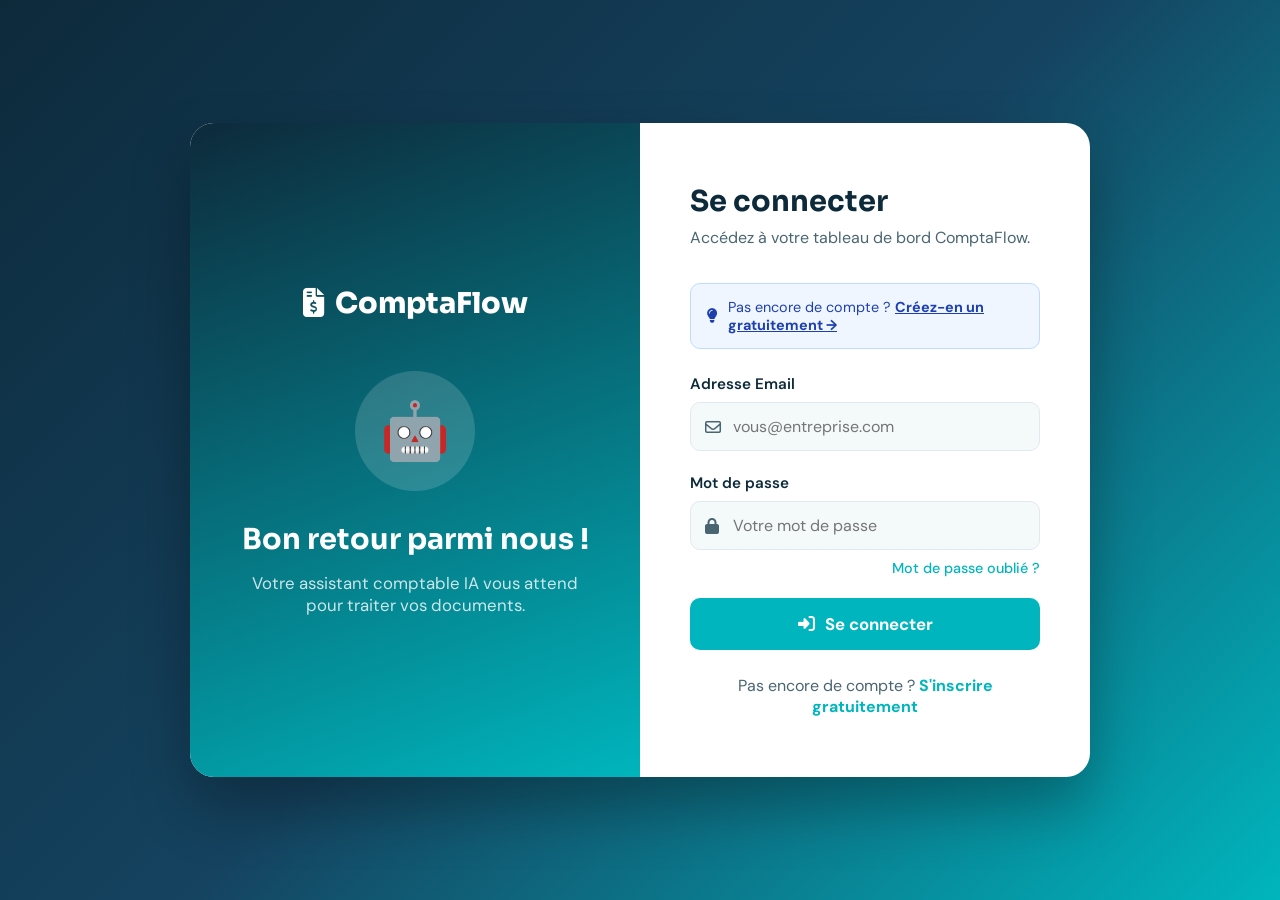
<file: upload.html>
<!DOCTYPE html>
<html lang="fr">
<head>
    <meta charset="UTF-8">
    <meta name="viewport" content="width=device-width, initial-scale=1.0">
    <title>ComptaFlow - Upload de Documents</title>
    <link href="https://fonts.googleapis.com/css2?family=DM+Sans:wght@400;500;700&family=Sora:wght@700;800&display=swap" rel="stylesheet">
    <link rel="stylesheet" href="https://cdnjs.cloudflare.com/ajax/libs/font-awesome/6.4.0/css/all.min.css">
    <link rel="stylesheet" href="style.css">
    <style>
        .upload-container {
            max-width: 800px;
            margin: 40px auto;
            padding: 20px;
            background: var(--white);
            border-radius: var(--radius-lg);
            box-shadow: var(--shadow-sm);
        }
        .upload-area {
            border: 2px dashed var(--gray-300);
            border-radius: var(--radius-md);
            padding: 40px;
            text-align: center;
            cursor: pointer;
            transition: all 0.3s;
            background: #F9FAFB;
        }
        .upload-area:hover, .upload-area.dragover {
            border-color: var(--primary);
            background: rgba(14, 165, 233, 0.05);
        }
        .upload-area i {
            font-size: 3rem;
            color: var(--primary);
            margin-bottom: 15px;
        }
        .context-selector {
            margin-bottom: 20px;
            display: flex;
            gap: 15px;
        }
        .context-btn {
            flex: 1;
            padding: 15px;
            border: 1px solid var(--gray-300);
            border-radius: var(--radius-md);
            background: var(--white);
            cursor: pointer;
            font-weight: 500;
            display: flex;
            align-items: center;
            justify-content: center;
            gap: 10px;
            transition: 0.3s;
        }
        .context-btn.active {
            border-color: var(--primary);
            background: rgba(14, 165, 233, 0.1);
            color: var(--primary);
        }
        .file-list {
            margin-top: 20px;
        }
        .file-item {
            display: flex;
            align-items: center;
            justify-content: space-between;
            padding: 10px 15px;
            background: var(--bg-light);
            border-radius: var(--radius-md);
            margin-bottom: 10px;
        }
        .progress-bar {
            height: 6px;
            background: var(--gray-200);
            border-radius: 3px;
            overflow: hidden;
            margin-top: 5px;
            width: 200px;
        }
        .progress-fill {
            height: 100%;
            background: var(--primary);
            width: 0%;
            transition: width 0.3s;
        }
    </style>
</head>
<body>
    <header style="padding: 15px 0; box-shadow: 0 2px 10px rgba(0,0,0,0.05);">
        <div class="container header-container">
            <a href="dashboard.html" class="logo">
                <i class="fa-solid fa-file-invoice-dollar"></i> ComptaFlow
            </a>
            <nav class="nav-links">
                <a href="dashboard.html">Dashboard</a>
                <a href="upload.html" style="color: var(--primary); font-weight: bold;">Upload</a>
                <a href="fiscalite-tn.html">Fiscalité TN</a>
                <a href="fiscalite-intl.html">Fiscalité Intl</a>
                <a href="rapports.html">Rapports</a>
            </nav>
            <div class="header-cta">
                <div class="user-profile" style="display: flex; align-items: center; gap: 10px;">
                    <div style="width: 35px; height: 35px; border-radius: 50%; background: var(--primary); color: white; display: flex; align-items: center; justify-content: center; font-weight: bold;">A</div>
                    <span id="userNameDisplay">Admin</span>
                </div>
            </div>
        </div>
    </header>

    <div class="container">
        <div class="upload-container">
            <h2>Importer des documents</h2>
            <p style="color: var(--text-light); margin-bottom: 20px;">Formats acceptés : PDF, JPG, PNG, XLSX, CSV, XML</p>
            
            <div class="context-selector">
                <button class="context-btn active" id="btn-tn" onclick="setContext('tunisie')">
                    🇹🇳 Contexte Tunisien
                </button>
                <button class="context-btn" id="btn-intl" onclick="setContext('international')">
                    🌍 Contexte International
                </button>
            </div>

            <div class="upload-area" id="drop-zone">
                <i class="fa-solid fa-cloud-arrow-up"></i>
                <h3>Glissez vos fichiers ici ou cliquez pour parcourir</h3>
                <p style="color: var(--text-light); font-size: 0.9rem; margin-top: 10px;">Maximum 25MB par fichier</p>
                <input type="file" id="fileInput" multiple style="display: none;" accept=".pdf,.jpg,.jpeg,.png,.xlsx,.csv,.xml">
            </div>

            <div class="file-list" id="fileList">
                <!-- File items will appear here -->
            </div>
            
            <div style="text-align: right; margin-top: 20px;">
                <button class="btn btn-primary" id="btn-analyze" style="display: none;" onclick="analyzeFiles()">Analyser avec l'IA</button>
            </div>
        </div>
    </div>

    <script src="auth.js"></script>
    <script>
        // Check auth
        const user = Auth.requireAuth();
        if(user) document.getElementById('userNameDisplay').innerText = user.name;

        let currentContext = 'tunisie';
        const dropZone = document.getElementById('drop-zone');
        const fileInput = document.getElementById('fileInput');
        const fileList = document.getElementById('fileList');
        const btnAnalyze = document.getElementById('btn-analyze');
        let selectedFiles = [];

        function setContext(context) {
            currentContext = context;
            document.getElementById('btn-tn').classList.toggle('active', context === 'tunisie');
            document.getElementById('btn-intl').classList.toggle('active', context === 'international');
        }

        dropZone.addEventListener('click', () => fileInput.click());

        dropZone.addEventListener('dragover', (e) => {
            e.preventDefault();
            dropZone.classList.add('dragover');
        });

        dropZone.addEventListener('dragleave', () => {
            dropZone.classList.remove('dragover');
        });

        dropZone.addEventListener('drop', (e) => {
            e.preventDefault();
            dropZone.classList.remove('dragover');
            handleFiles(e.dataTransfer.files);
        });

        fileInput.addEventListener('change', () => {
            handleFiles(fileInput.files);
        });

        function handleFiles(files) {
            for(let i=0; i<files.length; i++) {
                selectedFiles.push({ file: files[i], id: Date.now() + i, status: 'pending' });
            }
            renderFileList();
            if(selectedFiles.length > 0) btnAnalyze.style.display = 'inline-block';
        }

        function renderFileList() {
            fileList.innerHTML = '';
            selectedFiles.forEach(sf => {
                const icon = sf.file.type.includes('pdf') ? 'fa-file-pdf' : (sf.file.type.includes('image') ? 'fa-file-image' : 'fa-file-lines');
                
                fileList.innerHTML += `
                    <div class="file-item" id="file-${sf.id}">
                        <div style="display: flex; align-items: center; gap: 15px;">
                            <i class="fa-solid ${icon}" style="font-size: 1.5rem; color: var(--gray-400);"></i>
                            <div>
                                <h4 style="font-size: 0.95rem; margin: 0;">${sf.file.name}</h4>
                                <span style="font-size: 0.8rem; color: var(--text-light);">${(sf.file.size / 1024 / 1024).toFixed(2)} MB</span>
                                <div class="progress-bar">
                                    <div class="progress-fill" id="progress-${sf.id}"></div>
                                </div>
                            </div>
                        </div>
                        <div id="status-${sf.id}" style="color: var(--text-light); font-size: 0.9rem;">Prêt</div>
                    </div>
                `;
            });
        }

        function analyzeFiles() {
            btnAnalyze.disabled = true;
            btnAnalyze.innerText = 'Analyse en cours...';
            
            selectedFiles.forEach((sf, index) => {
                if(sf.status === 'pending') {
                    simulateUploadAndAnalysis(sf, index);
                }
            });
        }

        function simulateUploadAndAnalysis(sf, index) {
            const progressFill = document.getElementById(`progress-${sf.id}`);
            const statusText = document.getElementById(`status-${sf.id}`);
            let progress = 0;
            
            statusText.innerText = 'Extraction IA...';
            statusText.style.color = 'var(--primary)';
            
            const interval = setInterval(() => {
                progress += Math.random() * 15;
                if(progress > 100) progress = 100;
                progressFill.style.width = `${progress}%`;
                
                if(progress === 100) {
                    clearInterval(interval);
                    sf.status = 'done';
                    statusText.innerHTML = '<i class="fa-solid fa-check-circle"></i> Terminé';
                    statusText.style.color = '#10B981';
                    progressFill.style.background = '#10B981';
                    
                    // Store mock document data
                    const docId = 'DOC-' + Math.floor(Math.random()*10000);
                    const htAmount = (Math.random() * 5000 + 100).toFixed(3);
                    const tvaAmount = (htAmount * 0.19).toFixed(3);
                    const ttcAmount = (parseFloat(htAmount) + parseFloat(tvaAmount)).toFixed(3);
                    
                    const mockData = {
                        id: docId,
                        fileName: sf.file.name,
                        fileSize: (sf.file.size / 1024).toFixed(1) + ' Ko',
                        supplier: 'Fournisseur Simulé SARL',
                        invoiceNum: 'FAC-2024-' + Math.floor(Math.random()*1000),
                        date: new Date().toLocaleDateString('fr-FR'),
                        ht: parseFloat(htAmount).toLocaleString('fr-FR') + ' TND',
                        tva: parseFloat(tvaAmount).toLocaleString('fr-FR') + ' TND',
                        ttc: parseFloat(ttcAmount).toLocaleString('fr-FR') + ' TND',
                        confidence: 98,
                        status: 'Traité',
                        processedAt: new Date().toLocaleDateString('fr-FR')
                    };
                    
                    let docs = JSON.parse(localStorage.getItem('cf_documents') || '[]');
                    docs.push(mockData);
                    localStorage.setItem('cf_documents', JSON.stringify(docs));

                    // Add button to view result
                    const fileItem = document.getElementById(`file-${sf.id}`);
                    const viewBtn = document.createElement('a');
                    viewBtn.href = `document.html?id=${docId}`;
                    viewBtn.className = 'btn btn-outline';
                    viewBtn.style.padding = '5px 10px';
                    viewBtn.style.fontSize = '0.8rem';
                    viewBtn.innerText = 'Voir';
                    fileItem.appendChild(viewBtn);

                    // Check if all done
                    if(selectedFiles.every(f => f.status === 'done')) {
                        btnAnalyze.innerText = 'Analyse terminée !';
                        setTimeout(() => {
                            window.location.href = 'dashboard.html';
                        }, 2000);
                    }
                }
            }, 500 + index * 200);
        }
    </script>
</body>
</html>
</file>
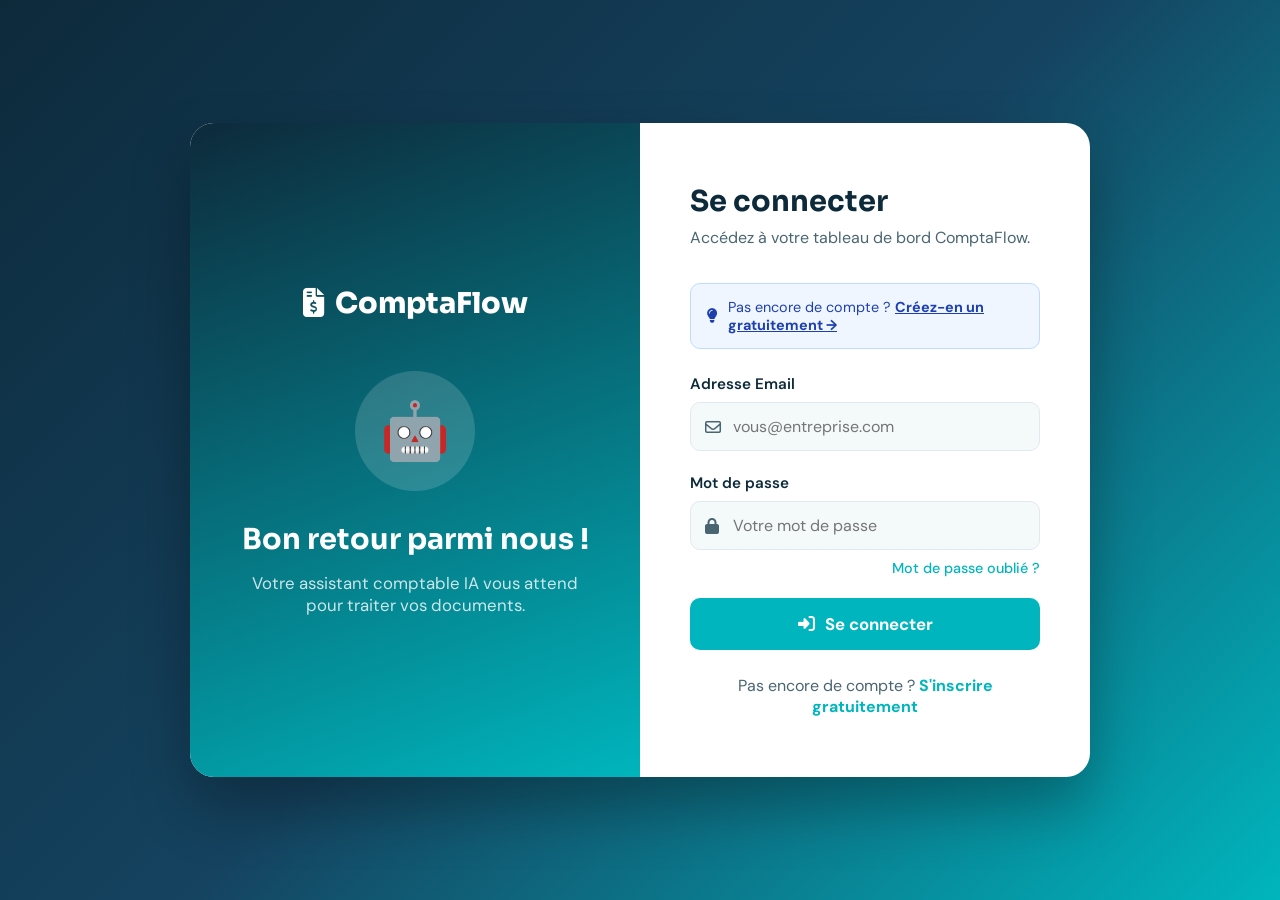
<file: frontend/dashboard.html>
<!DOCTYPE html>
<html lang="fr">
<head>
  <meta charset="UTF-8">
  <meta name="viewport" content="width=device-width, initial-scale=1.0">
  <title>Tableau de bord - ComptaFlow</title>
  <link rel="preconnect" href="https://fonts.googleapis.com">
  <link href="https://fonts.googleapis.com/css2?family=DM+Sans:wght@400;500;700&family=Sora:wght@700;800&display=swap" rel="stylesheet">
  <link rel="stylesheet" href="https://cdnjs.cloudflare.com/ajax/libs/font-awesome/6.4.0/css/all.min.css">
  <style>
    :root {
      --primary:#00B5BD; --primary-hover:#009ca3; --primary-light:rgba(0,181,189,.1);
      --secondary:#0D2A3B; --bg:#F4FAFA; --white:#fff;
      --text-dark:#1A3A4C; --text-light:#4A6572;
      --gray-100:#E2E8F0; --gray-200:#CBD5E1;
      --success:#10B981; --warning:#F59E0B; --danger:#EF4444;
      --sidebar-w:260px;
    }
    *{margin:0;padding:0;box-sizing:border-box}
    body{font-family:'DM Sans',sans-serif;background:var(--bg);color:var(--text-dark);display:flex;min-height:100vh}

    /* SIDEBAR */
    .sidebar{width:var(--sidebar-w);background:var(--secondary);color:#fff;display:flex;flex-direction:column;position:fixed;top:0;left:0;height:100vh;z-index:100;transition:.3s}
    .sidebar-logo{padding:28px 24px;border-bottom:1px solid rgba(255,255,255,.1);font-family:'Sora',sans-serif;font-size:1.3rem;font-weight:800;display:flex;align-items:center;gap:10px}
    .sidebar-logo i{color:var(--primary)}
    .sidebar-nav{flex:1;padding:20px 0;overflow-y:auto}
    .nav-section{padding:8px 24px;font-size:.75rem;text-transform:uppercase;letter-spacing:1px;opacity:.4;margin-bottom:5px}
    .nav-item{display:flex;align-items:center;gap:14px;padding:13px 24px;cursor:pointer;transition:.2s;border-left:3px solid transparent;font-size:.95rem;opacity:.75}
    .nav-item:hover{background:rgba(255,255,255,.07);opacity:1}
    .nav-item.active{background:rgba(0,181,189,.15);border-left-color:var(--primary);opacity:1;color:var(--primary)}
    .nav-item i{width:20px;text-align:center}
    .sidebar-user{padding:20px 24px;border-top:1px solid rgba(255,255,255,.1)}
    .user-card{display:flex;align-items:center;gap:12px}
    .user-avatar{width:42px;height:42px;background:var(--primary);border-radius:50%;display:flex;align-items:center;justify-content:center;font-weight:800;font-size:1.1rem}
    .user-info .name{font-weight:700;font-size:.95rem}
    .user-info .plan{font-size:.8rem;opacity:.6}
    .logout-btn{margin-left:auto;background:none;border:none;color:rgba(255,255,255,.6);cursor:pointer;font-size:1.1rem;padding:5px;transition:.2s}
    .logout-btn:hover{color:var(--danger)}

    /* MAIN */
    .main{margin-left:var(--sidebar-w);flex:1;display:flex;flex-direction:column;min-height:100vh}
    .topbar{background:var(--white);padding:18px 32px;display:flex;justify-content:space-between;align-items:center;border-bottom:1px solid var(--gray-100);position:sticky;top:0;z-index:50}
    .topbar h2{font-family:'Sora',sans-serif;font-size:1.3rem;color:var(--secondary)}
    .topbar-right{display:flex;align-items:center;gap:15px}
    .topbar-badge{background:var(--primary-light);color:var(--primary);padding:6px 14px;border-radius:50px;font-size:.85rem;font-weight:700}
    .content{padding:32px;flex:1}

    /* STATS */
    .stats-grid{display:grid;grid-template-columns:repeat(4,1fr);gap:20px;margin-bottom:30px}
    .stat-card{background:var(--white);border-radius:14px;padding:24px;border:1px solid var(--gray-100);transition:.3s;cursor:default}
    .stat-card:hover{transform:translateY(-4px);box-shadow:0 10px 25px rgba(0,0,0,.08)}
    .stat-card .icon{width:48px;height:48px;border-radius:12px;display:flex;align-items:center;justify-content:center;font-size:1.3rem;margin-bottom:16px}
    .stat-card .value{font-family:'Sora',sans-serif;font-size:2.2rem;font-weight:800;margin-bottom:4px}
    .stat-card .label{font-size:.85rem;color:var(--text-light);font-weight:500}

    /* UPLOAD */
    .upload-area{background:var(--white);border-radius:14px;border:2px dashed var(--gray-200);padding:50px;text-align:center;transition:.3s;cursor:pointer;margin-bottom:30px}
    .upload-area:hover,.upload-area.drag-over{border-color:var(--primary);background:var(--primary-light)}
    .upload-area .upload-icon{font-size:3.5rem;color:var(--primary);margin-bottom:16px}
    .upload-area h3{font-family:'Sora',sans-serif;font-size:1.2rem;margin-bottom:8px;color:var(--secondary)}
    .upload-area p{color:var(--text-light);font-size:.95rem}
    .upload-area .upload-formats{margin-top:12px;font-size:.85rem;color:var(--text-light)}
    .upload-area .btn-upload{display:inline-block;margin-top:20px;padding:12px 28px;background:var(--primary);color:#fff;border-radius:8px;font-weight:700;border:none;cursor:pointer;font-family:inherit;font-size:.95rem;transition:.3s}
    .upload-area .btn-upload:hover{background:var(--primary-hover)}
    #fileInput{display:none}

    /* PROCESSING */
    .processing-toast{display:none;background:var(--secondary);color:#fff;border-radius:12px;padding:20px 24px;margin-bottom:20px;align-items:center;gap:16px}
    .processing-toast.show{display:flex}
    .spinner{width:30px;height:30px;border:3px solid rgba(255,255,255,.2);border-top-color:var(--primary);border-radius:50%;animation:spin 1s linear infinite;flex-shrink:0}
    @keyframes spin{to{transform:rotate(360deg)}}
    .processing-text .title{font-weight:700;margin-bottom:4px}
    .processing-text .sub{font-size:.85rem;opacity:.7}
    .progress-bar-wrap{flex:1;background:rgba(255,255,255,.15);border-radius:50px;height:6px}
    .progress-bar{height:100%;background:var(--primary);border-radius:50px;width:0;transition:width .3s}

    /* TABLE */
    .table-section{background:var(--white);border-radius:14px;border:1px solid var(--gray-100);overflow:hidden}
    .table-header{padding:20px 24px;display:flex;justify-content:space-between;align-items:center;border-bottom:1px solid var(--gray-100);flex-wrap:wrap;gap:12px}
    .table-header h3{font-family:'Sora',sans-serif;font-size:1.1rem}
    .table-header-right{display:flex;align-items:center;gap:10px;flex-wrap:wrap}
    .table-search{display:flex;align-items:center;gap:10px;background:var(--bg);border:1px solid var(--gray-100);border-radius:8px;padding:8px 14px}
    .table-search input{border:none;background:none;font-family:inherit;font-size:.9rem;color:var(--text-dark);outline:none;width:180px}
    .table-search i{color:var(--text-light)}
    .btn-export{display:flex;align-items:center;gap:7px;background:var(--secondary);color:#fff;border:none;padding:9px 18px;border-radius:8px;cursor:pointer;font-family:inherit;font-size:.88rem;font-weight:700;transition:.2s}
    .btn-export:hover{background:#1a4a60;transform:translateY(-1px)}

    /* SETTINGS */
    .settings-section{display:none}
    .settings-card{background:var(--white);border-radius:14px;border:1px solid var(--gray-100);padding:28px;margin-bottom:22px}
    .settings-card h3{font-family:'Sora',sans-serif;font-size:1.05rem;margin-bottom:20px;display:flex;align-items:center;gap:10px;color:var(--secondary)}
    .settings-card h3 i{color:var(--primary)}
    .settings-form-group{margin-bottom:18px}
    .settings-form-group label{display:block;font-weight:600;font-size:.9rem;color:var(--text-light);margin-bottom:7px}
    .settings-input{width:100%;padding:11px 14px;border:1.5px solid var(--gray-100);border-radius:9px;font-family:inherit;font-size:.95rem;color:var(--text-dark);background:var(--bg);transition:.2s}
    .settings-input:focus{outline:none;border-color:var(--primary);background:#fff;box-shadow:0 0 0 3px rgba(0,181,189,.1)}
    .settings-row{display:grid;grid-template-columns:1fr 1fr;gap:16px}
    .btn-save{background:var(--primary);color:#fff;border:none;padding:12px 28px;border-radius:9px;font-family:inherit;font-weight:700;font-size:.95rem;cursor:pointer;transition:.2s;display:flex;align-items:center;gap:8px}
    .btn-save:hover{background:var(--primary-hover);transform:translateY(-2px);box-shadow:0 6px 20px rgba(0,181,189,.3)}
    .danger-btn{background:#FEE2E2;color:#DC2626;border:none;padding:11px 22px;border-radius:9px;font-family:inherit;font-weight:700;font-size:.9rem;cursor:pointer;transition:.2s}
    .danger-btn:hover{background:#FECACA}
    .plan-badge{display:inline-flex;align-items:center;gap:8px;background:var(--primary-light);color:var(--primary);padding:10px 18px;border-radius:50px;font-weight:700;font-size:.9rem;margin-bottom:16px}
    .upgrade-btn{background:linear-gradient(135deg,var(--primary),#0D2A3B);color:#fff;border:none;padding:12px 28px;border-radius:9px;font-family:inherit;font-weight:700;font-size:.95rem;cursor:pointer;transition:.2s;display:flex;align-items:center;gap:8px}
    .upgrade-btn:hover{opacity:.9;transform:translateY(-2px)}
    .save-toast{display:none;position:fixed;bottom:30px;right:30px;background:#10B981;color:#fff;padding:14px 22px;border-radius:12px;font-weight:700;z-index:999;align-items:center;gap:10px;box-shadow:0 8px 25px rgba(16,185,129,.3)}
    .save-toast.show{display:flex;animation:slideUp .3s ease}
    table{width:100%;border-collapse:collapse}
    th,td{padding:16px 24px;text-align:left;border-bottom:1px solid var(--gray-100)}
    th{background:var(--bg);font-family:'Sora',sans-serif;font-size:.85rem;color:var(--secondary);font-weight:700;text-transform:uppercase;letter-spacing:.5px}
    tr:last-child td{border-bottom:none}
    tr:hover td{background:#F8FCFC}
    .badge{padding:5px 12px;border-radius:50px;font-size:.8rem;font-weight:700;display:inline-flex;align-items:center;gap:6px}
    .badge-success{background:#D1FAE5;color:#065F46}
    .badge-warning{background:#FEF3C7;color:#92400E}
    .badge-info{background:#DBEAFE;color:#1E40AF}
    .empty-state{text-align:center;padding:60px 20px;color:var(--text-light)}
    .empty-state i{font-size:3rem;margin-bottom:16px;color:var(--gray-200)}
    .empty-state p{font-size:1rem}

    /* OCR MODAL */
    .modal-overlay{display:none;position:fixed;inset:0;background:rgba(0,0,0,.5);z-index:200;align-items:center;justify-content:center;padding:20px}
    .modal-overlay.show{display:flex}
    .modal{background:var(--white);border-radius:20px;width:100%;max-width:600px;max-height:90vh;overflow-y:auto}
    .modal-header{padding:24px 28px;border-bottom:1px solid var(--gray-100);display:flex;justify-content:space-between;align-items:center}
    .modal-header h3{font-family:'Sora',sans-serif;font-size:1.2rem}
    .modal-close{background:none;border:none;font-size:1.3rem;cursor:pointer;color:var(--text-light);padding:5px}
    .modal-body{padding:28px}
    .ocr-field{display:flex;justify-content:space-between;align-items:center;padding:14px 0;border-bottom:1px solid var(--gray-100)}
    .ocr-field:last-child{border-bottom:none}
    .ocr-field .field-label{font-size:.9rem;color:var(--text-light);font-weight:500}
    .ocr-field .field-value{font-weight:700;color:var(--secondary)}
    .confidence{font-size:.8rem;color:var(--success);margin-left:8px}

    @media(max-width:1024px){
      .stats-grid{grid-template-columns:repeat(2,1fr)}
    }
    @media(max-width:768px){
      .sidebar{transform:translateX(-100%)}
      .sidebar.open{transform:translateX(0)}
      .main{margin-left:0}
      .stats-grid{grid-template-columns:1fr 1fr}
    }
  </style>
</head>
<body>

<!-- SIDEBAR -->
<aside class="sidebar" id="sidebar">
  <div class="sidebar-logo">
    <i class="fa-solid fa-file-invoice-dollar"></i> ComptaFlow
  </div>
  <nav class="sidebar-nav">
    <div class="nav-section">Principal</div>
    <div class="nav-item active" onclick="showView('dashboard')"><i class="fa-solid fa-gauge-high"></i> Tableau de bord</div>
    <div class="nav-item" onclick="showView('upload')"><i class="fa-solid fa-cloud-arrow-up"></i> Importer des docs</div>
    <div class="nav-item" onclick="showView('documents')"><i class="fa-regular fa-file-lines"></i> Mes documents</div>
    <div class="nav-section">Compte</div>
    <div class="nav-item" onclick="showView('settings')"><i class="fa-solid fa-gear"></i> Paramètres</div>
  </nav>
  <div class="sidebar-user">
    <div class="user-card">
      <div class="user-avatar" id="userAvatar">?</div>
      <div class="user-info">
        <div class="name" id="userName">...</div>
        <div class="plan" id="userPlan">Plan Starter</div>
      </div>
      <button class="logout-btn" onclick="Auth.logout()" title="Déconnexion"><i class="fa-solid fa-right-from-bracket"></i></button>
    </div>
  </div>
</aside>

<!-- MAIN -->
<main class="main">
  <div class="topbar">
    <h2 id="pageTitle">Tableau de bord</h2>
    <div class="topbar-right">
      <span class="topbar-badge"><i class="fa-solid fa-circle-check"></i> Plan Starter</span>
    </div>
  </div>

  <div class="content">
    <!-- STATS -->
    <div class="stats-grid" id="statsGrid">
      <div class="stat-card">
        <div class="icon" style="background:#DBEAFE;color:#1D4ED8"><i class="fa-solid fa-file-arrow-up"></i></div>
        <div class="value" id="statImported">0</div>
        <div class="label">Documents importés</div>
      </div>
      <div class="stat-card">
        <div class="icon" style="background:#D1FAE5;color:#059669"><i class="fa-solid fa-circle-check"></i></div>
        <div class="value" id="statProcessed" style="color:var(--success)">0</div>
        <div class="label">Documents traités</div>
      </div>
      <div class="stat-card">
        <div class="icon" style="background:#FEF3C7;color:#D97706"><i class="fa-solid fa-clock"></i></div>
        <div class="value" id="statPending" style="color:var(--warning)">0</div>
        <div class="label">En attente</div>
      </div>
      <div class="stat-card">
        <div class="icon" style="background:#FEE2E2;color:#DC2626"><i class="fa-solid fa-triangle-exclamation"></i></div>
        <div class="value" id="statErrors" style="color:var(--danger)">0</div>
        <div class="label">Erreurs</div>
      </div>
    </div>

    <!-- UPLOAD AREA -->
    <div class="upload-area" id="uploadArea">
      <div class="upload-icon"><i class="fa-solid fa-cloud-arrow-up"></i></div>
      <h3>Importez vos documents comptables</h3>
      <p>Glissez-déposez vos fichiers ici ou cliquez pour sélectionner</p>
      <div class="upload-formats">Formats supportés : PDF, JPG, PNG, TIFF</div>
      <button class="btn-upload" onclick="document.getElementById('fileInput').click()">
        <i class="fa-solid fa-plus"></i> Choisir des fichiers
      </button>
      <input type="file" id="fileInput" accept=".pdf,.jpg,.jpeg,.png,.tiff" multiple>
    </div>

    <!-- PROCESSING TOAST -->
    <div class="processing-toast" id="processingToast">
      <div class="spinner"></div>
      <div class="processing-text">
        <div class="title">Traitement OCR en cours...</div>
        <div class="sub" id="processingFileName">Analyse du document</div>
      </div>
      <div class="progress-bar-wrap">
        <div class="progress-bar" id="progressBar"></div>
      </div>
    </div>

    <!-- TABLE -->
    <div class="table-section">
      <div class="table-header">
        <h3><i class="fa-regular fa-file-lines" style="color:var(--primary);margin-right:8px"></i>Documents traités</h3>
        <div class="table-header-right">
          <div class="table-search">
            <i class="fa-solid fa-magnifying-glass"></i>
            <input type="text" id="searchInput" placeholder="Rechercher..." oninput="filterTable()">
          </div>
          <button class="btn-export" onclick="exportCSV()">
            <i class="fa-solid fa-file-arrow-down"></i> Exporter CSV
          </button>
        </div>
      </div>
      <div id="tableContainer">
        <div class="empty-state">
          <i class="fa-regular fa-folder-open"></i>
          <p>Aucun document importé pour l'instant.<br>Importez votre première facture ci-dessus.</p>
        </div>
      </div>
    </div>

    <!-- SETTINGS SECTION -->
    <div class="settings-section" id="settingsSection">
      <div class="settings-card">
        <h3><i class="fa-solid fa-user-circle"></i> Profil utilisateur</h3>
        <div class="settings-row">
          <div class="settings-form-group">
            <label>Nom complet</label>
            <input class="settings-input" id="settingName" placeholder="Votre nom">
          </div>
          <div class="settings-form-group">
            <label>Société</label>
            <input class="settings-input" id="settingCompany" placeholder="Nom de votre société">
          </div>
        </div>
        <div class="settings-form-group">
          <label>Adresse email</label>
          <input class="settings-input" id="settingEmail" type="email" placeholder="vous@exemple.com">
        </div>
        <button class="btn-save" onclick="saveProfile()"><i class="fa-solid fa-floppy-disk"></i> Enregistrer les modifications</button>
      </div>

      <div class="settings-card">
        <h3><i class="fa-solid fa-crown"></i> Mon abonnement</h3>
        <div class="plan-badge"><i class="fa-solid fa-bolt"></i> Plan Starter (Gratuit)</div>
        <p style="color:var(--text-light);margin-bottom:20px;font-size:.95rem">Passez au plan <strong>Pro à 49 TND/mois</strong> pour débloquer des documents illimités, l'extraction IA avancée et les intégrations comptables directes.</p>
        <button class="upgrade-btn"><i class="fa-solid fa-rocket"></i> Passer au plan Pro</button>
      </div>

      <div class="settings-card">
        <h3><i class="fa-solid fa-shield-halved"></i> Sécurité</h3>
        <div class="settings-form-group">
          <label>Nouveau mot de passe</label>
          <input class="settings-input" type="password" placeholder="Minimum 6 caractères">
        </div>
        <div class="settings-form-group">
          <label>Confirmer le mot de passe</label>
          <input class="settings-input" type="password" placeholder="Répétez le mot de passe">
        </div>
        <button class="btn-save" onclick="showToast()"><i class="fa-solid fa-lock"></i> Mettre à jour le mot de passe</button>
      </div>

      <div class="settings-card">
        <h3><i class="fa-solid fa-trash-can"></i> Zone de danger</h3>
        <p style="color:var(--text-light);margin-bottom:18px;font-size:.95rem">La suppression de votre compte est permanente. Toutes vos données seront définitivement supprimées.</p>
        <button class="danger-btn" onclick="if(confirm('Supprimer définitivement votre compte ?')) Auth.logout()"><i class="fa-solid fa-triangle-exclamation"></i> Supprimer mon compte</button>
      </div>
    </div>

  </div>
</main>

<!-- SAVE TOAST -->
<div class="save-toast" id="saveToast"><i class="fa-solid fa-check-circle"></i> Modifications enregistrées !</div>

<!-- OCR RESULT MODAL -->
<div class="modal-overlay" id="ocrModal">
  <div class="modal">
    <div class="modal-header">
      <h3><i class="fa-solid fa-robot" style="color:var(--primary);margin-right:8px"></i>Données extraites par l'IA</h3>
      <button class="modal-close" onclick="closeModal()"><i class="fa-solid fa-xmark"></i></button>
    </div>
    <div class="modal-body" id="modalBody"></div>
  </div>
</div>

<script src="auth.js"></script>
<script>
const user = Auth.requireAuth();
if (user) {
  document.getElementById('userName').textContent = user.name;
  document.getElementById('userAvatar').textContent = user.name.charAt(0).toUpperCase();
  document.getElementById('userPlan').textContent = 'Plan ' + (user.plan || 'Starter');
}

let documents = [];

async function fetchDocuments() {
  try {
    const res = await fetch('http://localhost:8787/api/documents');
    if(res.ok) {
      const data = await res.json();
      documents = data.map(dbDoc => {
         const extracted = dbDoc.extracted_data ? JSON.parse(dbDoc.extracted_data) : null;
         return {
            id: dbDoc.id,
            fileName: dbDoc.filename,
            fileSize: 'N/A',
            supplier: extracted ? (extracted.emetteur?.nom || 'Inconnu') : '...',
            invoiceNum: extracted ? extracted.numero_document : '...',
            date: extracted ? extracted.date : (dbDoc.created_at ? dbDoc.created_at.split('T')[0] : '...'),
            ht: extracted ? extracted.montant_ht + ' ' + (extracted.devise || 'TND') : '...',
            tva: extracted ? extracted.montant_tva + ' ' + (extracted.devise || 'TND') : '...',
            ttc: extracted ? extracted.montant_ttc + ' ' + (extracted.devise || 'TND') : '...',
            confidence: extracted ? (extracted.confidence * 100).toFixed(0) : 0,
            status: dbDoc.statut || 'En attente',
            processedAt: dbDoc.created_at ? dbDoc.created_at.split('T')[0] : '...'
         };
      });
      renderTable();
      updateStats();
    }
  } catch(e) { 
    console.error("Failed to fetch documents", e); 
  }
}

fetchDocuments();

// Drag & drop
const uploadArea = document.getElementById('uploadArea');
uploadArea.addEventListener('dragover', e => { e.preventDefault(); uploadArea.classList.add('drag-over'); });
uploadArea.addEventListener('dragleave', () => uploadArea.classList.remove('drag-over'));
uploadArea.addEventListener('drop', e => {
  e.preventDefault();
  uploadArea.classList.remove('drag-over');
  handleFiles(e.dataTransfer.files);
});
document.getElementById('fileInput').addEventListener('change', e => handleFiles(e.target.files));

function handleFiles(files) {
  const arr = Array.from(files);
  if (!arr.length) return;
  processNext(arr, 0);
}

async function processNext(files, index) {
  if (index >= files.length) return;
  const file = files[index];
  showProcessing(file.name);

  try {
    const formData = new FormData();
    formData.append('file', file);
    formData.append('context', 'tunisie');

    const uploadRes = await fetch('http://localhost:8787/api/upload', {
      method: 'POST',
      body: formData
    });
    
    if(!uploadRes.ok) {
      const errText = await uploadRes.text();
      throw new Error("Erreur upload: " + errText);
    }
    const uploadData = await uploadRes.json();
    const docId = uploadData.docId;

    const analyzeRes = await fetch(`http://localhost:8787/api/analyze/${docId}`, {
      method: 'POST'
    });

    if(!analyzeRes.ok) throw new Error("Erreur analyse");
    
    await fetchDocuments();
    hideProcessing();
    
    processNext(files, index + 1);
  } catch(e) {
    console.error(e);
    hideProcessing();
    alert("Erreur: " + e.message);
  }
}

function renderTable() {
  const container = document.getElementById('tableContainer');
  const query = (document.getElementById('searchInput')?.value || '').toLowerCase();
  const filtered = documents.filter(d =>
    d.supplier.toLowerCase().includes(query) ||
    d.invoiceNum.toLowerCase().includes(query) ||
    d.fileName.toLowerCase().includes(query)
  );

  if (!filtered.length) {
    container.innerHTML = `<div class="empty-state"><i class="fa-regular fa-folder-open"></i><p>${documents.length ? 'Aucun résultat trouvé.' : 'Aucun document importé pour l\'instant.<br>Importez votre première facture ci-dessus.'}</p></div>`;
    return;
  }

  container.innerHTML = `<table>
    <thead><tr>
      <th>Fichier</th><th>Fournisseur</th><th>N° Facture</th>
      <th>Date</th><th>Montant TTC</th><th>Statut</th><th>Action</th>
    </tr></thead>
    <tbody>${filtered.map(d => `
      <tr>
        <td><i class="fa-regular fa-file-pdf" style="color:#EF4444;margin-right:8px"></i><span style="font-size:.9rem;color:var(--text-light)">${d.fileName}</span></td>
        <td><strong>${d.supplier}</strong></td>
        <td><code style="background:var(--bg);padding:3px 8px;border-radius:5px;font-size:.85rem">${d.invoiceNum}</code></td>
        <td>${d.date}</td>
        <td><strong>${d.ttc}</strong></td>
        <td><span class="badge badge-success"><i class="fa-solid fa-check"></i>${d.status}</span></td>
        <td>
          <button onclick="viewOCR('${d.id}')" style="background:var(--primary-light);color:var(--primary);border:none;padding:7px 14px;border-radius:7px;cursor:pointer;font-weight:700;font-size:.85rem">
            <i class="fa-solid fa-eye"></i> Voir
          </button>
          <button onclick="deleteDoc('${d.id}')" style="background:#FEE2E2;color:#DC2626;border:none;padding:7px 10px;border-radius:7px;cursor:pointer;margin-left:5px">
            <i class="fa-solid fa-trash"></i>
          </button>
        </td>
      </tr>`).join('')}
    </tbody>
  </table>`;
}

function filterTable() { renderTable(); }

function updateStats() {
  const total = documents.length;
  const processed = documents.filter(d => d.status === 'Traité').length;
  document.getElementById('statImported').textContent = total;
  document.getElementById('statProcessed').textContent = processed;
  document.getElementById('statPending').textContent = total - processed;
  document.getElementById('statErrors').textContent = 0;
}

function showProcessing(name) {
  const toast = document.getElementById('processingToast');
  document.getElementById('processingFileName').textContent = name;
  toast.classList.add('show');
  let pct = 0;
  const bar = document.getElementById('progressBar');
  const iv = setInterval(() => {
    pct = Math.min(pct + Math.random()*15, 90);
    bar.style.width = pct + '%';
    if (pct >= 90) clearInterval(iv);
  }, 200);
  toast._interval = iv;
}

function hideProcessing() {
  const toast = document.getElementById('processingToast');
  const bar = document.getElementById('progressBar');
  clearInterval(toast._interval);
  bar.style.width = '100%';
  setTimeout(() => {
    toast.classList.remove('show');
    bar.style.width = '0';
    document.getElementById('fileInput').value = '';
  }, 600);
}

function viewOCR(id) {
  const doc = documents.find(d => String(d.id) === String(id));
  if (!doc) return;
  document.getElementById('modalBody').innerHTML = `
    <div style="background:var(--bg);border-radius:10px;padding:14px 18px;margin-bottom:20px;display:flex;align-items:center;gap:12px">
      <i class="fa-regular fa-file-pdf" style="color:#EF4444;font-size:1.5rem"></i>
      <div><div style="font-weight:700">${doc.fileName}</div><div style="font-size:.85rem;color:var(--text-light)">${doc.fileSize} · Traité le ${doc.processedAt}</div></div>
      <span style="margin-left:auto;background:#D1FAE5;color:#065F46;padding:5px 12px;border-radius:50px;font-size:.8rem;font-weight:700"><i class="fa-solid fa-check"></i> ${doc.confidence}% confiance</span>
    </div>
    ${field('Fournisseur', doc.supplier)}
    ${field('Numéro de facture', doc.invoiceNum)}
    ${field('Date', doc.date)}
    ${field('Montant HT', doc.ht)}
    ${field('TVA (19%)', doc.tva)}
    ${field('Montant TTC', doc.ttc, true)}
  `;
  document.getElementById('ocrModal').classList.add('show');
}

function field(label, value, highlight=false) {
  return `<div class="ocr-field">
    <span class="field-label"><i class="fa-solid fa-check-circle" style="color:var(--success);margin-right:6px"></i>${label}</span>
    <span class="field-value" style="${highlight?'color:var(--primary);font-size:1.1rem':''}">${value}</span>
  </div>`;
}

function closeModal() { document.getElementById('ocrModal').classList.remove('show'); }

function deleteDoc(id) {
  if (!confirm('Supprimer ce document ?')) return;
  documents = documents.filter(d => String(d.id) !== String(id));
  localStorage.setItem('cf_documents', JSON.stringify(documents));
  renderTable(); updateStats();
}

function showView(view) {
  document.querySelectorAll('.nav-item').forEach(n => n.classList.remove('active'));
  event.currentTarget.classList.add('active');
  const titles = {dashboard:'Tableau de bord',upload:'Importer des documents',documents:'Mes documents',settings:'Paramètres'};
  document.getElementById('pageTitle').textContent = titles[view] || view;

  const settingsSection = document.getElementById('settingsSection');
  const statsGrid = document.getElementById('statsGrid');
  const uploadArea = document.getElementById('uploadArea');
  const processingToast = document.getElementById('processingToast');
  const tableSec = document.querySelector('.table-section');

  if (view === 'settings') {
    settingsSection.style.display = 'block';
    statsGrid.style.display = 'none';
    uploadArea.style.display = 'none';
    processingToast.style.display = 'none';
    tableSec.style.display = 'none';
    // Prefill settings
    const u = Auth.getCurrentUser();
    if (u) {
      document.getElementById('settingName').value = u.name || '';
      document.getElementById('settingEmail').value = u.email || '';
      document.getElementById('settingCompany').value = u.company || '';
    }
  } else {
    settingsSection.style.display = 'none';
    statsGrid.style.display = 'grid';
    uploadArea.style.display = 'block';
    tableSec.style.display = 'block';
    if (view === 'upload') uploadArea.scrollIntoView({behavior:'smooth'});
    if (view === 'documents') tableSec.scrollIntoView({behavior:'smooth'});
  }
}

function saveProfile() {
  const u = Auth.getCurrentUser();
  if (!u) return;
  u.name = document.getElementById('settingName').value.trim() || u.name;
  u.email = document.getElementById('settingEmail').value.trim() || u.email;
  u.company = document.getElementById('settingCompany').value.trim();
  localStorage.setItem('cf_current_user', JSON.stringify(u));
  document.getElementById('userName').textContent = u.name;
  document.getElementById('userAvatar').textContent = u.name.charAt(0).toUpperCase();
  showToast();
}

function showToast() {
  const t = document.getElementById('saveToast');
  t.classList.add('show');
  setTimeout(() => t.classList.remove('show'), 3000);
}

function exportCSV() {
  if (!documents.length) { alert('Aucun document à exporter.'); return; }
  const headers = ['Fichier','Fournisseur','N° Facture','Date','Montant HT','TVA','Montant TTC','Statut','Traité le'];
  const rows = documents.map(d => [
    d.fileName, d.supplier, d.invoiceNum, d.date, d.ht, d.tva, d.ttc, d.status, d.processedAt
  ]);
  const csv = [headers, ...rows].map(r => r.map(v => `"${v}"`).join(',')).join('\n');
  const blob = new Blob(["\uFEFF" + csv], {type:'text/csv;charset=utf-8;'});
  const url = URL.createObjectURL(blob);
  const a = document.createElement('a');
  a.href = url; a.download = `ComptaFlow_Export_${new Date().toLocaleDateString('fr-FR').replace(/\//g,'-')}.csv`;
  a.click(); URL.revokeObjectURL(url);
}

document.getElementById('ocrModal').addEventListener('click', function(e){ if(e.target===this) closeModal(); });
</script>
</body>
</html>
</file>
<file: style.css>
/* Color Variables */
:root {
  --primary: #00B5BD;
  --primary-hover: #009ca3;
  --primary-light: rgba(0, 181, 189, 0.1);
  --secondary: #0D2A3B;
  --secondary-light: #154360;
  --bg-color: #F4FAFA;
  --white: #FFFFFF;
  --text-dark: #1A3A4C;
  --text-light: #4A6572;
  --gray-100: #E2E8F0;
  --gray-200: #CBD5E1;
  --shadow-sm: 0 4px 6px -1px rgba(0, 0, 0, 0.1), 0 2px 4px -1px rgba(0, 0, 0, 0.06);
  --shadow-md: 0 10px 15px -3px rgba(0, 0, 0, 0.1), 0 4px 6px -2px rgba(0, 0, 0, 0.05);
  --shadow-lg: 0 20px 25px -5px rgba(0, 0, 0, 0.1), 0 10px 10px -5px rgba(0, 0, 0, 0.04);
  --border-radius: 12px;
  --transition: all 0.3s ease;
}

/* Global Styles */
* {
  margin: 0;
  padding: 0;
  box-sizing: border-box;
}

body {
  font-family: 'DM Sans', sans-serif;
  background-color: var(--bg-color);
  color: var(--text-dark);
  line-height: 1.6;
  overflow-x: hidden;
}

h1, h2, h3, h4, h5, h6 {
  font-family: 'Sora', sans-serif;
  color: var(--secondary);
}

a {
  text-decoration: none;
  color: inherit;
  transition: var(--transition);
}

ul {
  list-style: none;
}

img {
  max-width: 100%;
  height: auto;
}

.container {
  max-width: 1200px;
  margin: 0 auto;
  padding: 0 20px;
}

.section-padding {
  padding: 100px 0;
}

.text-center {
  text-align: center;
}

/* Buttons */
.btn {
  display: inline-flex;
  align-items: center;
  justify-content: center;
  gap: 8px;
  padding: 14px 30px;
  border-radius: 8px;
  font-weight: 700;
  font-size: 1rem;
  cursor: pointer;
  transition: var(--transition);
  border: none;
}

.btn-primary {
  background-color: var(--primary);
  color: var(--white);
  box-shadow: 0 4px 14px rgba(0, 181, 189, 0.4);
}

.btn-primary:hover {
  background-color: var(--primary-hover);
  transform: translateY(-2px);
  box-shadow: 0 6px 20px rgba(0, 181, 189, 0.5);
  color: var(--white);
}

.btn-outline {
  background-color: transparent;
  color: var(--secondary);
  border: 2px solid var(--gray-200);
}

.btn-outline:hover {
  border-color: var(--secondary);
  background-color: var(--primary-light);
}

/* 1. Header */
header {
  position: fixed;
  top: 0;
  left: 0;
  width: 100%;
  background-color: rgba(255, 255, 255, 0.95);
  backdrop-filter: blur(10px);
  z-index: 1000;
  box-shadow: 0 2px 10px rgba(0, 0, 0, 0.05);
  padding: 15px 0;
  transition: var(--transition);
}

.header-container {
  display: flex;
  justify-content: space-between;
  align-items: center;
}

.logo {
  font-family: 'Sora', sans-serif;
  font-weight: 800;
  font-size: 1.5rem;
  color: var(--secondary);
  display: flex;
  align-items: center;
  gap: 10px;
}

.logo i {
  color: var(--primary);
  font-size: 1.8rem;
}

.nav-links {
  display: flex;
  gap: 30px;
  align-items: center;
}

.nav-links a {
  font-weight: 500;
  color: var(--text-dark);
}

.nav-links a:hover {
  color: var(--primary);
}

.hamburger {
  display: none;
  font-size: 1.5rem;
  cursor: pointer;
  color: var(--secondary);
}

.mobile-menu {
  display: none;
  flex-direction: column;
  position: absolute;
  top: 100%;
  left: 0;
  width: 100%;
  background-color: var(--white);
  padding: 20px;
  box-shadow: 0 10px 10px rgba(0,0,0,0.05);
}

.mobile-menu.active {
  display: flex;
}

.mobile-menu a {
  padding: 15px 0;
  border-bottom: 1px solid var(--gray-100);
  font-weight: 500;
}

/* 2. Hero Section */
.hero {
  padding-top: 150px;
  padding-bottom: 100px;
  background: linear-gradient(135deg, var(--bg-color) 0%, #E0F2F2 100%);
  overflow: hidden;
}

.hero-container {
  display: flex;
  align-items: center;
  gap: 50px;
}

.hero-content {
  flex: 1;
}

.badge {
  display: inline-flex;
  padding: 8px 16px;
  background-color: rgba(0, 181, 189, 0.15);
  color: var(--primary-dark);
  font-weight: 700;
  border-radius: 50px;
  font-size: 0.9rem;
  margin-bottom: 20px;
  align-items: center;
  gap: 8px;
  width: fit-content;
}

.badge i {
  color: #F59E0B;
}

.hero h1 {
  font-size: 3.5rem;
  line-height: 1.2;
  margin-bottom: 20px;
}

.hero h1 span {
  color: var(--primary);
}

.hero-subtitle {
  font-size: 1.2rem;
  color: var(--text-light);
  margin-bottom: 30px;
}

.hero-features {
  margin-bottom: 40px;
}

.hero-features li {
  display: flex;
  align-items: center;
  gap: 12px;
  margin-bottom: 15px;
  font-weight: 500;
  font-size: 1.05rem;
}

.hero-features i {
  color: var(--white);
  background-color: #10B981;
  width: 24px;
  height: 24px;
  display: flex;
  justify-content: center;
  align-items: center;
  border-radius: 50%;
  font-size: 0.8rem;
  box-shadow: 0 2px 5px rgba(16, 185, 129, 0.3);
}

.hero-cta {
  display: flex;
  gap: 15px;
}

.hero-image {
  flex: 1;
  position: relative;
}

.dashboard-mockup {
  background-color: var(--white);
  border-radius: var(--border-radius);
  box-shadow: var(--shadow-lg);
  padding: 25px;
  border: 1px solid var(--gray-100);
  position: relative;
  z-index: 2;
  animation: float 6s ease-in-out infinite;
}

.dashboard-header {
  display: flex;
  justify-content: space-between;
  margin-bottom: 20px;
  border-bottom: 1px solid var(--gray-100);
  padding-bottom: 15px;
}

.dashboard-skeleton .skel-row {
  height: 40px;
  background-color: var(--bg-color);
  margin-bottom: 10px;
  border-radius: 6px;
}

.dashboard-skeleton .skel-row:nth-child(1) { width: 100%; }
.dashboard-skeleton .skel-row:nth-child(2) { width: 90%; }
.dashboard-skeleton .skel-row:nth-child(3) { width: 95%; }

.robot-ai {
  position: absolute;
  top: -40px;
  right: -40px;
  width: 120px;
  height: 120px;
  background-color: var(--white);
  border-radius: 50%;
  box-shadow: var(--shadow-md);
  display: flex;
  justify-content: center;
  align-items: center;
  font-size: 4rem;
  z-index: 3;
  animation: pulse 3s infinite;
  border: 4px solid var(--primary-light);
}

.hero-stats {
  display: grid;
  grid-template-columns: repeat(2, 1fr);
  gap: 15px;
  margin-top: 20px;
}

.stat-box {
  background-color: var(--bg-color);
  padding: 15px;
  border-radius: 8px;
  text-align: center;
  border: 1px solid var(--gray-100);
}

.stat-box h3 {
  font-size: 1.8rem;
  color: var(--primary);
  font-family: 'Sora', sans-serif;
}

.stat-box p {
  font-size: 0.8rem;
  font-weight: 700;
  color: var(--text-light);
  text-transform: uppercase;
  letter-spacing: 0.5px;
}

/* Animations */
@keyframes float {
  0% { transform: translateY(0px); }
  50% { transform: translateY(-15px); }
  100% { transform: translateY(0px); }
}

@keyframes pulse {
  0% { transform: scale(1); box-shadow: 0 0 0 0 rgba(0, 181, 189, 0.4); }
  70% { transform: scale(1.05); box-shadow: 0 0 0 15px rgba(0, 181, 189, 0); }
  100% { transform: scale(1); box-shadow: 0 0 0 0 rgba(0, 181, 189, 0); }
}

/* Section Titles */
.section-title {
  text-align: center;
  margin-bottom: 60px;
}

.section-title h2 {
  font-size: 2.5rem;
  margin-bottom: 15px;
}

.section-title p {
  color: var(--text-light);
  font-size: 1.1rem;
  max-width: 600px;
  margin: 0 auto;
}

/* 3. Workflow */
.workflow {
  background-color: var(--white);
}

.workflow-steps {
  display: flex;
  justify-content: space-between;
  position: relative;
}

.workflow-steps::before {
  content: '';
  position: absolute;
  top: 40px;
  left: 100px;
  right: 100px;
  height: 2px;
  background: dashed 2px var(--primary-light);
  z-index: 1;
}

.step {
  text-align: center;
  position: relative;
  z-index: 2;
  flex: 1;
  padding: 0 20px;
}

.step-icon {
  width: 80px;
  height: 80px;
  background-color: var(--white);
  border: 2px solid var(--primary);
  border-radius: 50%;
  display: flex;
  justify-content: center;
  align-items: center;
  font-size: 2rem;
  margin: 0 auto 20px;
  box-shadow: var(--shadow-sm);
  color: var(--primary);
  transition: var(--transition);
}

.step:hover .step-icon {
  background-color: var(--primary);
  color: var(--white);
  transform: scale(1.1);
}

.step h3 {
  font-size: 1.2rem;
  margin-bottom: 10px;
}

.extracted-data {
  margin-top: 60px;
  background-color: var(--bg-color);
  padding: 40px;
  border-radius: var(--border-radius);
  text-align: center;
  border: 1px solid var(--gray-100);
}

.extracted-data h4 {
  margin-bottom: 25px;
  font-size: 1.4rem;
}

.tags {
  display: flex;
  flex-wrap: wrap;
  justify-content: center;
  gap: 15px;
}

.tag {
  background-color: var(--white);
  padding: 10px 20px;
  border-radius: 50px;
  font-size: 1rem;
  font-weight: 500;
  box-shadow: var(--shadow-sm);
  border: 1px solid var(--gray-100);
  display: flex;
  align-items: center;
}

.tag i {
  color: #10B981;
  margin-right: 8px;
}

/* 4. Dashboard Preview */
.dashboard-preview {
  background-color: var(--secondary);
  color: var(--white);
  position: relative;
  overflow: hidden;
}

.dashboard-preview::after {
  content: '';
  position: absolute;
  top: -50%;
  left: -50%;
  width: 200%;
  height: 200%;
  background: radial-gradient(circle, rgba(0,181,189,0.15) 0%, rgba(13,42,59,1) 50%);
  z-index: 1;
}

.dashboard-preview .container {
  position: relative;
  z-index: 2;
}

.dashboard-preview .section-title h2,
.dashboard-preview .section-title p {
  color: var(--white);
}

.dashboard-preview .section-title p {
  opacity: 0.8;
}

.dash-stats-row {
  display: grid;
  grid-template-columns: repeat(4, 1fr);
  gap: 20px;
  margin-bottom: 40px;
}

.dash-stat-card {
  background-color: rgba(255, 255, 255, 0.05);
  backdrop-filter: blur(10px);
  border: 1px solid rgba(255, 255, 255, 0.1);
  padding: 25px;
  border-radius: var(--border-radius);
  transition: transform 0.3s;
}

.dash-stat-card:hover {
  transform: translateY(-5px);
  background-color: rgba(255, 255, 255, 0.08);
}

.dash-stat-card p {
  font-size: 1rem;
  opacity: 0.8;
  margin-bottom: 10px;
}

.dash-stat-card h3 {
  color: var(--white);
  font-size: 2.5rem;
}

.dash-table-container {
  background-color: var(--white);
  border-radius: var(--border-radius);
  overflow-x: auto;
  box-shadow: 0 20px 40px rgba(0,0,0,0.3);
  color: var(--text-dark);
}

.dash-table {
  width: 100%;
  border-collapse: collapse;
  min-width: 800px;
}

.dash-table th, .dash-table td {
  padding: 18px 25px;
  text-align: left;
  border-bottom: 1px solid var(--gray-100);
}

.dash-table th {
  background-color: var(--bg-color);
  font-weight: 700;
  color: var(--secondary);
  font-family: 'Sora', sans-serif;
  font-size: 0.95rem;
}

.dash-table tr:hover td {
  background-color: var(--primary-light);
}

.dash-table tr:last-child td {
  border-bottom: none;
}

.status-badge {
  background-color: #E6F4EA;
  color: #1E8E3E;
  padding: 6px 12px;
  border-radius: 50px;
  font-size: 0.85rem;
  font-weight: 700;
  display: inline-flex;
  align-items: center;
  gap: 6px;
}

/* 5. Features */
.features {
  background-color: var(--bg-color);
}

.features-grid {
  display: grid;
  grid-template-columns: repeat(3, 1fr);
  gap: 30px;
}

.feature-card {
  background-color: var(--white);
  padding: 40px 30px;
  border-radius: var(--border-radius);
  box-shadow: var(--shadow-sm);
  transition: var(--transition);
  border: 1px solid var(--gray-100);
}

.feature-card:hover {
  transform: translateY(-8px);
  box-shadow: var(--shadow-md);
  border-color: var(--primary-light);
}

.feature-icon {
  width: 65px;
  height: 65px;
  background-color: var(--primary-light);
  border-radius: 16px;
  display: flex;
  justify-content: center;
  align-items: center;
  font-size: 2rem;
  color: var(--primary);
  margin-bottom: 25px;
  transition: var(--transition);
}

.feature-card:hover .feature-icon {
  background-color: var(--primary);
  color: var(--white);
}

.feature-card h3 {
  margin-bottom: 15px;
  font-size: 1.3rem;
}

.feature-card p {
  color: var(--text-light);
}

/* 6. Why ComptaFlow */
.why-us {
  background-color: var(--white);
}

.why-grid {
  display: grid;
  grid-template-columns: repeat(3, 1fr);
  gap: 40px;
}

.why-card {
  text-align: center;
  padding: 30px;
}

.why-card .icon-wrapper {
  width: 90px;
  height: 90px;
  margin: 0 auto 25px;
  background: linear-gradient(135deg, var(--primary) 0%, #00d2da 100%);
  border-radius: 50%;
  display: flex;
  justify-content: center;
  align-items: center;
  color: var(--white);
  font-size: 2.8rem;
  box-shadow: 0 10px 20px rgba(0, 181, 189, 0.3);
  transition: transform 0.3s;
}

.why-card:hover .icon-wrapper {
  transform: scale(1.1) rotate(5deg);
}

.why-card h3 {
  font-size: 1.6rem;
  margin-bottom: 15px;
}

.why-card p {
  color: var(--text-light);
  font-size: 1.1rem;
}

/* 7. Pricing */
.pricing {
  background-color: var(--bg-color);
}

.pricing-grid {
  display: grid;
  grid-template-columns: repeat(3, 1fr);
  gap: 30px;
  align-items: center;
}

.pricing-card {
  background-color: var(--white);
  border-radius: var(--border-radius);
  padding: 50px 40px;
  box-shadow: var(--shadow-sm);
  border: 1px solid var(--gray-100);
  transition: var(--transition);
  position: relative;
}

.pricing-card:hover {
  transform: translateY(-10px);
  box-shadow: var(--shadow-lg);
}

.pricing-card.popular {
  border: 2px solid var(--primary);
  transform: scale(1.05);
  box-shadow: var(--shadow-md);
  z-index: 2;
}

.pricing-card.popular:hover {
  transform: scale(1.05) translateY(-10px);
}

.popular-badge {
  position: absolute;
  top: -15px;
  left: 50%;
  transform: translateX(-50%);
  background-color: var(--primary);
  color: var(--white);
  padding: 6px 20px;
  border-radius: 50px;
  font-size: 0.85rem;
  font-weight: 700;
  text-transform: uppercase;
  letter-spacing: 1px;
}

.pricing-header {
  text-align: center;
  margin-bottom: 30px;
  border-bottom: 1px solid var(--gray-100);
  padding-bottom: 30px;
}

.pricing-header h3 {
  font-size: 1.6rem;
  margin-bottom: 15px;
}

.pricing-header .price {
  font-size: 3rem;
  font-weight: 800;
  color: var(--secondary);
  font-family: 'Sora', sans-serif;
  line-height: 1;
}

.pricing-header .price span {
  font-size: 1rem;
  color: var(--text-light);
  font-weight: 400;
}

.pricing-header .for-who {
  color: var(--text-light);
  font-size: 0.95rem;
  margin-top: 15px;
  display: inline-block;
  background-color: var(--bg-color);
  padding: 5px 15px;
  border-radius: 50px;
}

.pricing-features {
  margin-bottom: 40px;
}

.pricing-features li {
  display: flex;
  align-items: center;
  gap: 12px;
  margin-bottom: 18px;
  color: var(--text-dark);
}

.pricing-features i {
  color: var(--primary);
  font-size: 1.2rem;
}

.pricing-card .btn {
  width: 100%;
}

/* 8. Testimonials */
.testimonials {
  background-color: var(--white);
}

.testimonials-grid {
  display: grid;
  grid-template-columns: repeat(3, 1fr);
  gap: 30px;
}

.testimonial-card {
  background-color: var(--bg-color);
  padding: 40px 30px;
  border-radius: var(--border-radius);
  position: relative;
  border: 1px solid var(--gray-100);
}

.testimonial-card::before {
  content: '\f10d';
  font-family: 'Font Awesome 6 Free';
  font-weight: 900;
  position: absolute;
  top: 20px;
  right: 30px;
  font-size: 3rem;
  color: var(--primary-light);
  opacity: 0.5;
}

.stars {
  color: #FFC107;
  margin-bottom: 20px;
  font-size: 1.2rem;
}

.testimonial-text {
  font-style: italic;
  margin-bottom: 30px;
  color: var(--text-dark);
  font-size: 1.05rem;
  line-height: 1.8;
}

.client-info {
  display: flex;
  align-items: center;
  gap: 15px;
}

.client-img {
  width: 60px;
  height: 60px;
  border-radius: 50%;
  object-fit: cover;
  border: 2px solid var(--primary);
}

.client-details h4 {
  font-size: 1.1rem;
  margin-bottom: 2px;
  font-family: 'Sora', sans-serif;
}

.client-details p {
  font-size: 0.85rem;
  color: var(--text-light);
}

/* 9. FAQ */
.faq {
  background-color: var(--bg-color);
}

.faq-container {
  max-width: 800px;
  margin: 0 auto;
}

.faq-item {
  background-color: var(--white);
  border-radius: var(--border-radius);
  margin-bottom: 15px;
  box-shadow: var(--shadow-sm);
  overflow: hidden;
  border: 1px solid var(--gray-100);
}

.faq-question {
  padding: 25px;
  display: flex;
  justify-content: space-between;
  align-items: center;
  cursor: pointer;
  font-weight: 700;
  font-family: 'Sora', sans-serif;
  color: var(--secondary);
  font-size: 1.1rem;
  transition: var(--transition);
}

.faq-question:hover {
  color: var(--primary);
}

.faq-question i {
  color: var(--primary);
  transition: transform 0.3s;
  background-color: var(--primary-light);
  width: 30px;
  height: 30px;
  display: flex;
  justify-content: center;
  align-items: center;
  border-radius: 50%;
}

.faq-question.active i {
  transform: rotate(180deg);
  background-color: var(--primary);
  color: var(--white);
}

.faq-answer {
  padding: 0 25px;
  max-height: 0;
  overflow: hidden;
  transition: max-height 0.3s ease, padding 0.3s ease;
  color: var(--text-light);
  line-height: 1.8;
}

.faq-answer.active {
  padding: 0 25px 25px;
  max-height: 300px;
}

/* 10. Contact & CTA */
.contact-cta {
  background-color: var(--white);
}

.contact-container {
  display: flex;
  background-color: var(--secondary);
  border-radius: 24px;
  overflow: hidden;
  box-shadow: var(--shadow-lg);
}

.cta-info {
  flex: 1;
  padding: 80px 60px;
  color: var(--white);
  position: relative;
  overflow: hidden;
}

.cta-info::before {
  content: '';
  position: absolute;
  top: -50%;
  right: -50%;
  width: 200%;
  height: 200%;
  background: radial-gradient(circle, rgba(0,181,189,0.15) 0%, rgba(255,255,255,0) 70%);
  z-index: 1;
}

.cta-info-content {
  position: relative;
  z-index: 2;
}

.cta-info h2 {
  color: var(--white);
  font-size: 2.8rem;
  margin-bottom: 25px;
  line-height: 1.2;
}

.cta-info p {
  opacity: 0.8;
  margin-bottom: 40px;
  font-size: 1.15rem;
}

.contact-details {
  margin-bottom: 40px;
}

.contact-item {
  display: flex;
  align-items: center;
  gap: 15px;
  margin-bottom: 25px;
  font-size: 1.2rem;
}

.contact-item i {
  width: 50px;
  height: 50px;
  background-color: rgba(0, 181, 189, 0.2);
  color: var(--primary);
  border-radius: 50%;
  display: flex;
  justify-content: center;
  align-items: center;
  font-size: 1.3rem;
}

.contact-form-wrapper {
  flex: 1;
  background-color: #F8FCFC;
  padding: 80px 60px;
}

.form-group {
  margin-bottom: 25px;
}

.form-group label {
  display: block;
  margin-bottom: 10px;
  font-weight: 500;
  color: var(--secondary);
}

.form-control {
  width: 100%;
  padding: 14px 18px;
  border: 1px solid var(--gray-200);
  border-radius: 10px;
  font-family: inherit;
  font-size: 1rem;
  transition: var(--transition);
  background-color: var(--white);
}

.form-control:focus {
  outline: none;
  border-color: var(--primary);
  box-shadow: 0 0 0 4px rgba(0, 181, 189, 0.1);
}

textarea.form-control {
  resize: vertical;
  min-height: 150px;
}

/* 11. Footer */
footer {
  background-color: var(--secondary);
  color: var(--white);
  padding: 80px 0 30px;
  position: relative;
}

.footer-top {
  display: flex;
  justify-content: space-between;
  margin-bottom: 60px;
  border-bottom: 1px solid rgba(255, 255, 255, 0.1);
  padding-bottom: 60px;
}

.footer-brand {
  max-width: 350px;
}

.footer-brand .logo {
  color: var(--white);
  margin-bottom: 25px;
}

.footer-brand p {
  opacity: 0.7;
  margin-bottom: 25px;
  font-size: 1.05rem;
}

.social-links {
  display: flex;
  gap: 15px;
}

.social-links a {
  width: 45px;
  height: 45px;
  background-color: rgba(255, 255, 255, 0.1);
  display: flex;
  justify-content: center;
  align-items: center;
  border-radius: 50%;
  color: var(--white);
  font-size: 1.2rem;
  transition: var(--transition);
}

.social-links a:hover {
  background-color: var(--primary);
  transform: translateY(-5px);
  box-shadow: 0 5px 15px rgba(0, 181, 189, 0.4);
}

.footer-links {
  display: flex;
  gap: 80px;
}

.footer-link-group h4 {
  font-size: 1.2rem;
  margin-bottom: 25px;
  color: var(--white);
  font-family: 'Sora', sans-serif;
}

.footer-link-group ul li {
  margin-bottom: 15px;
}

.footer-link-group ul li a {
  opacity: 0.7;
  transition: var(--transition);
}

.footer-link-group ul li a:hover {
  opacity: 1;
  color: var(--primary);
  padding-left: 5px;
}

.footer-bottom {
  text-align: center;
  opacity: 0.6;
  font-size: 0.95rem;
}

/* Responsive */
@media (max-width: 1200px) {
  .workflow-steps::before {
    left: 50px;
    right: 50px;
  }
}

@media (max-width: 1024px) {
  .hero-container, .workflow-steps, .pricing-grid, .why-grid {
    flex-direction: column;
  }
  
  .hero h1 {
    font-size: 3rem;
  }
  
  .hero-stats {
    margin-top: 40px;
  }
  
  .workflow-steps::before {
    display: none;
  }
  
  .step {
    margin-bottom: 50px;
  }
  
  .step:last-child {
    margin-bottom: 0;
  }
  
  .pricing-card.popular {
    transform: scale(1);
  }
  .pricing-card.popular:hover {
    transform: translateY(-10px);
  }
  
  .contact-container {
    flex-direction: column;
  }
  
  .footer-top {
    flex-direction: column;
    gap: 50px;
  }
  
  .footer-links {
    flex-wrap: wrap;
    gap: 50px;
  }
}

@media (max-width: 768px) {
  .nav-links, .header-cta {
    display: none;
  }
  
  .hamburger {
    display: block;
  }
  
  .hero h1 {
    font-size: 2.5rem;
  }
  
  .dash-stats-row {
    grid-template-columns: repeat(2, 1fr);
  }
  
  .features-grid, .testimonials-grid {
    grid-template-columns: 1fr;
  }
  
  .pricing-grid {
    grid-template-columns: 1fr;
  }
  
  .cta-info, .contact-form-wrapper {
    padding: 40px 30px;
  }
  
  .section-title h2 {
    font-size: 2rem;
  }
}

@media (max-width: 480px) {
  .dash-stats-row {
    grid-template-columns: 1fr;
  }
  
  .hero-cta {
    flex-direction: column;
  }
  
  .hero-cta .btn {
    width: 100%;
  }
  
  .hero-features li {
    font-size: 0.95rem;
  }
  
  .contact-item {
    font-size: 1rem;
  }
}
</file>
